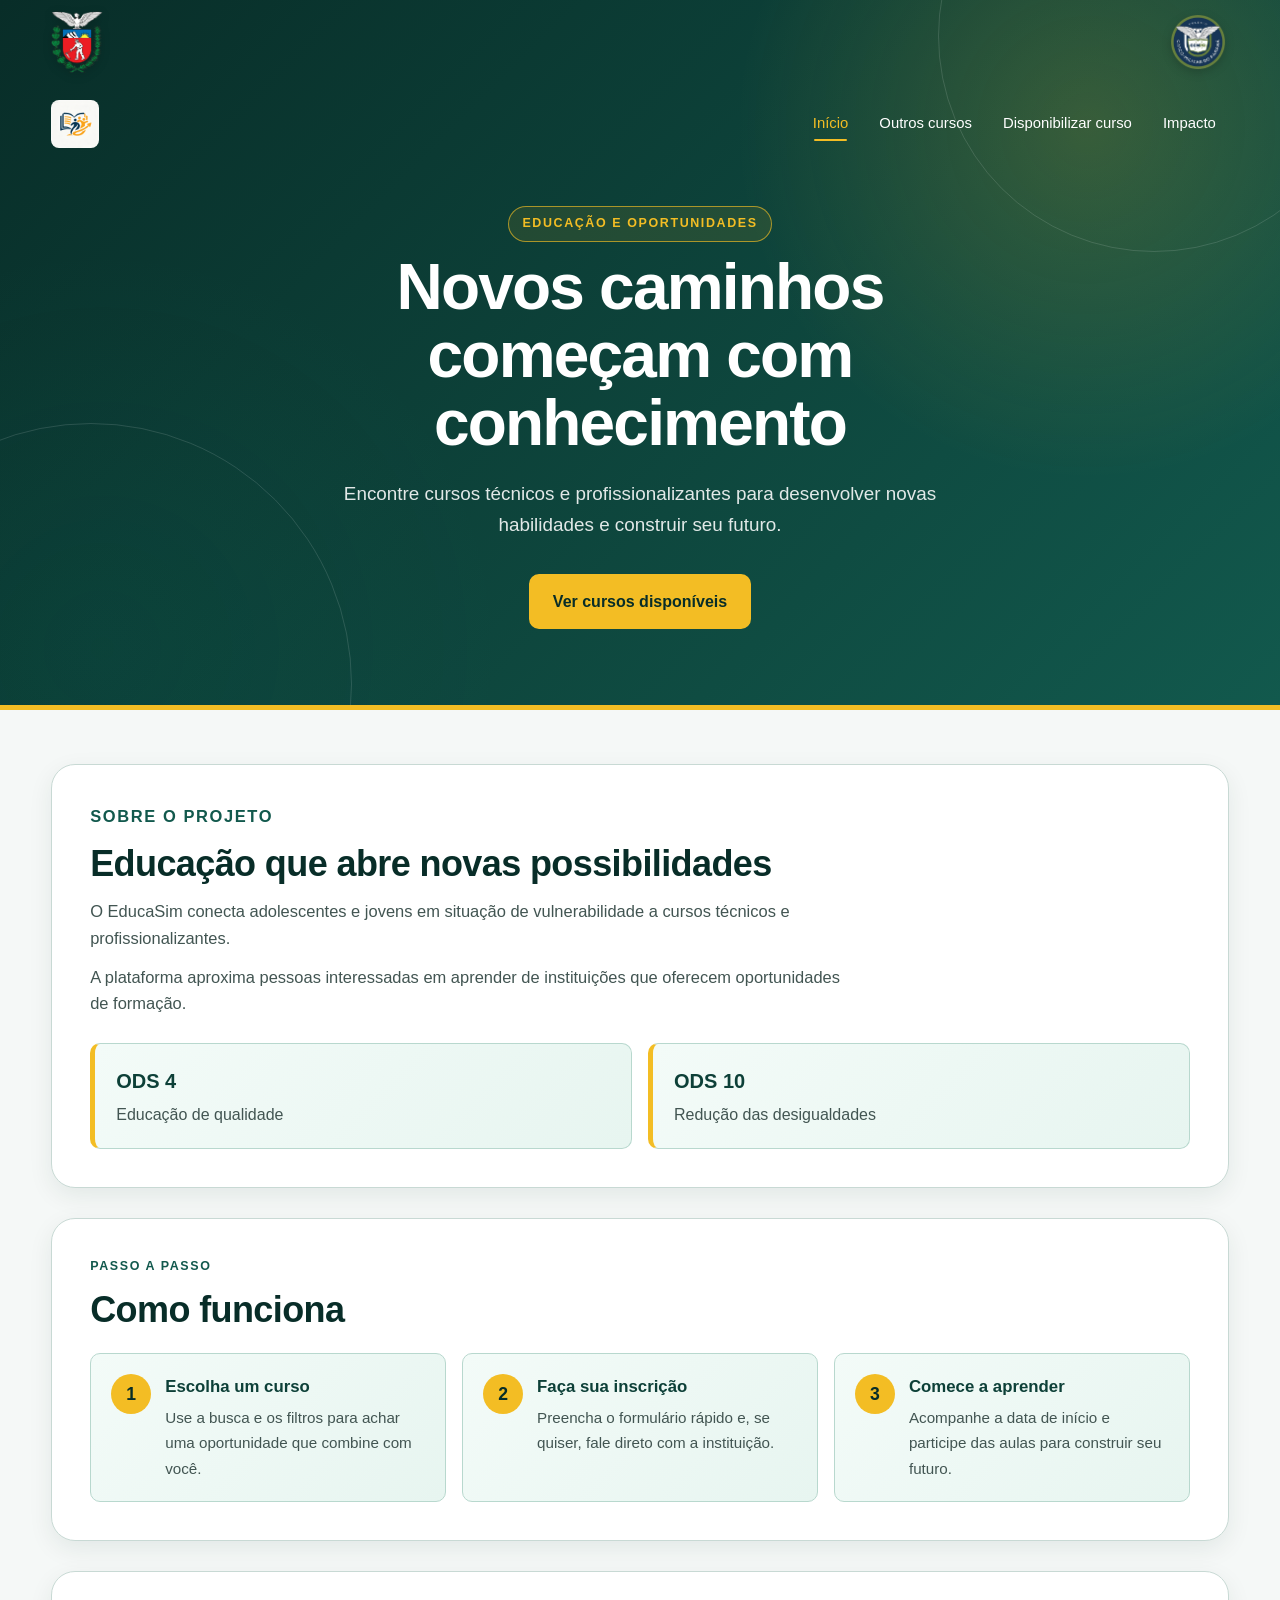
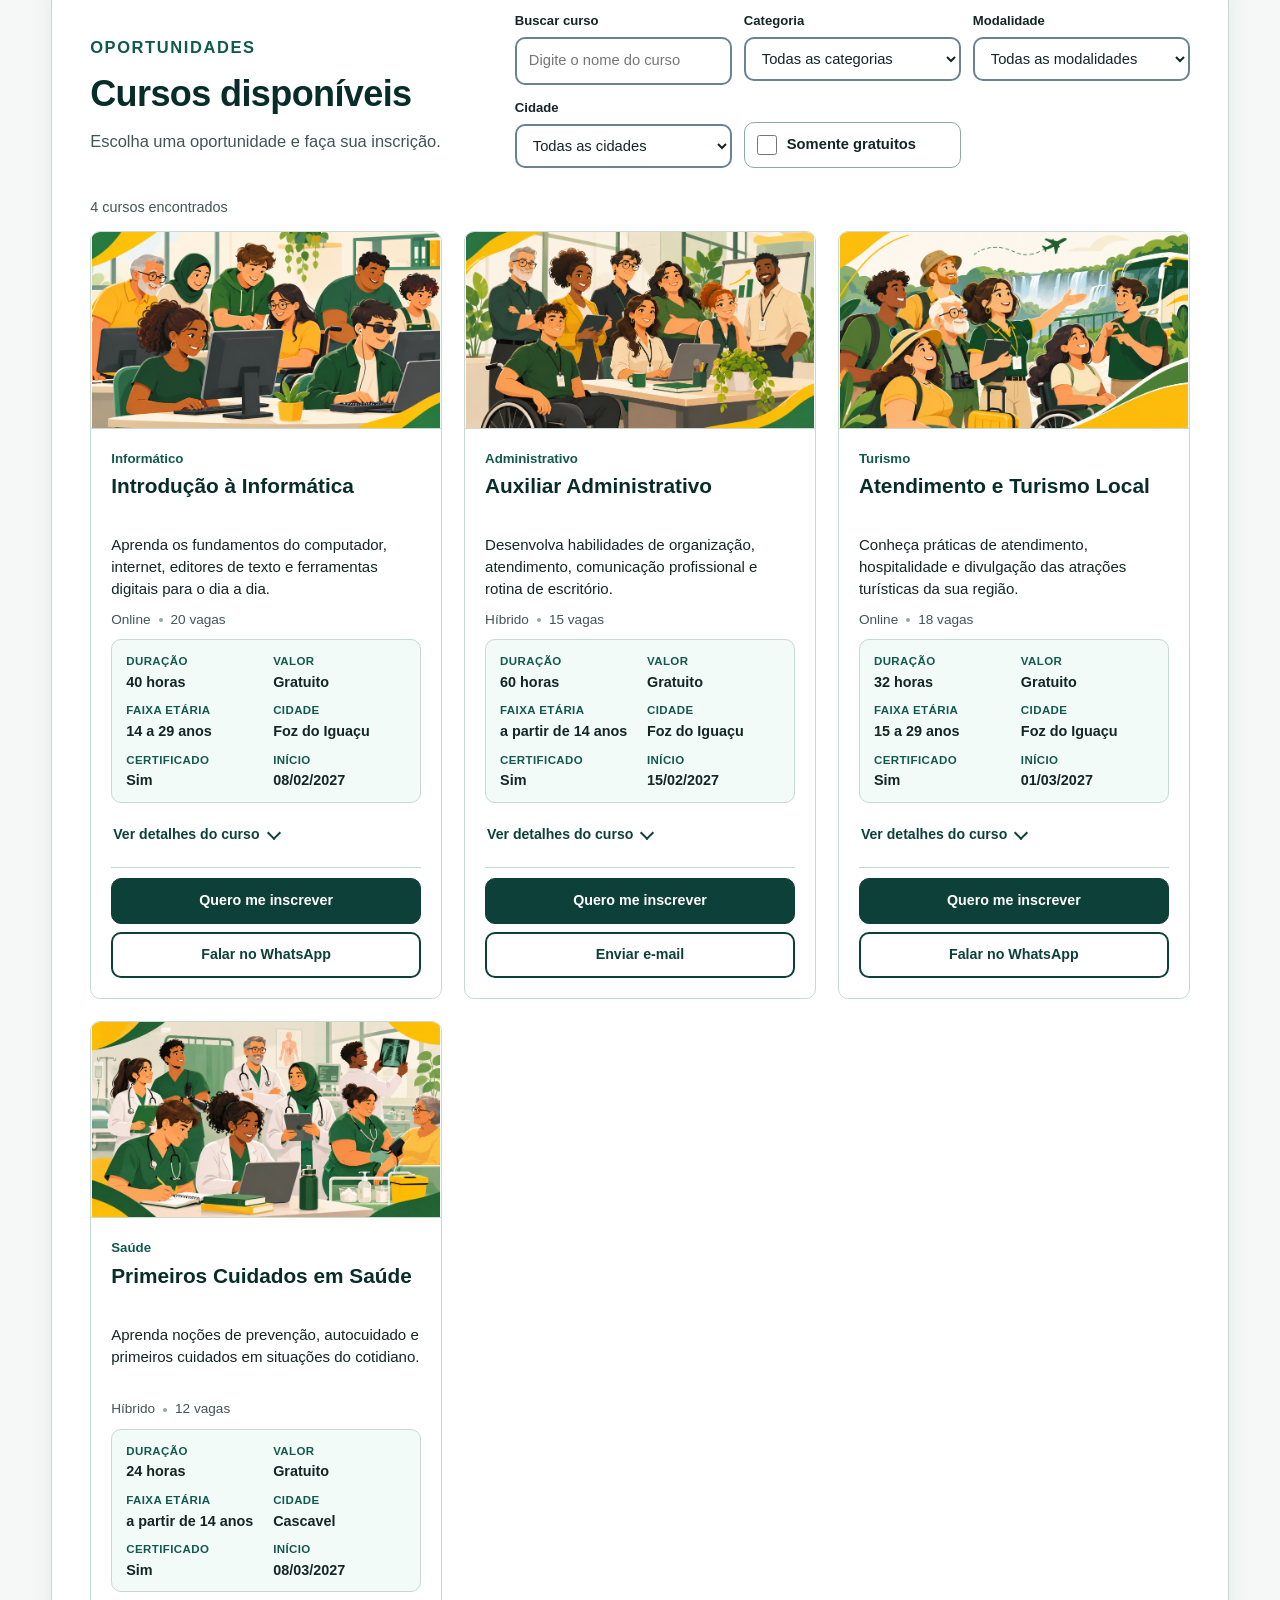
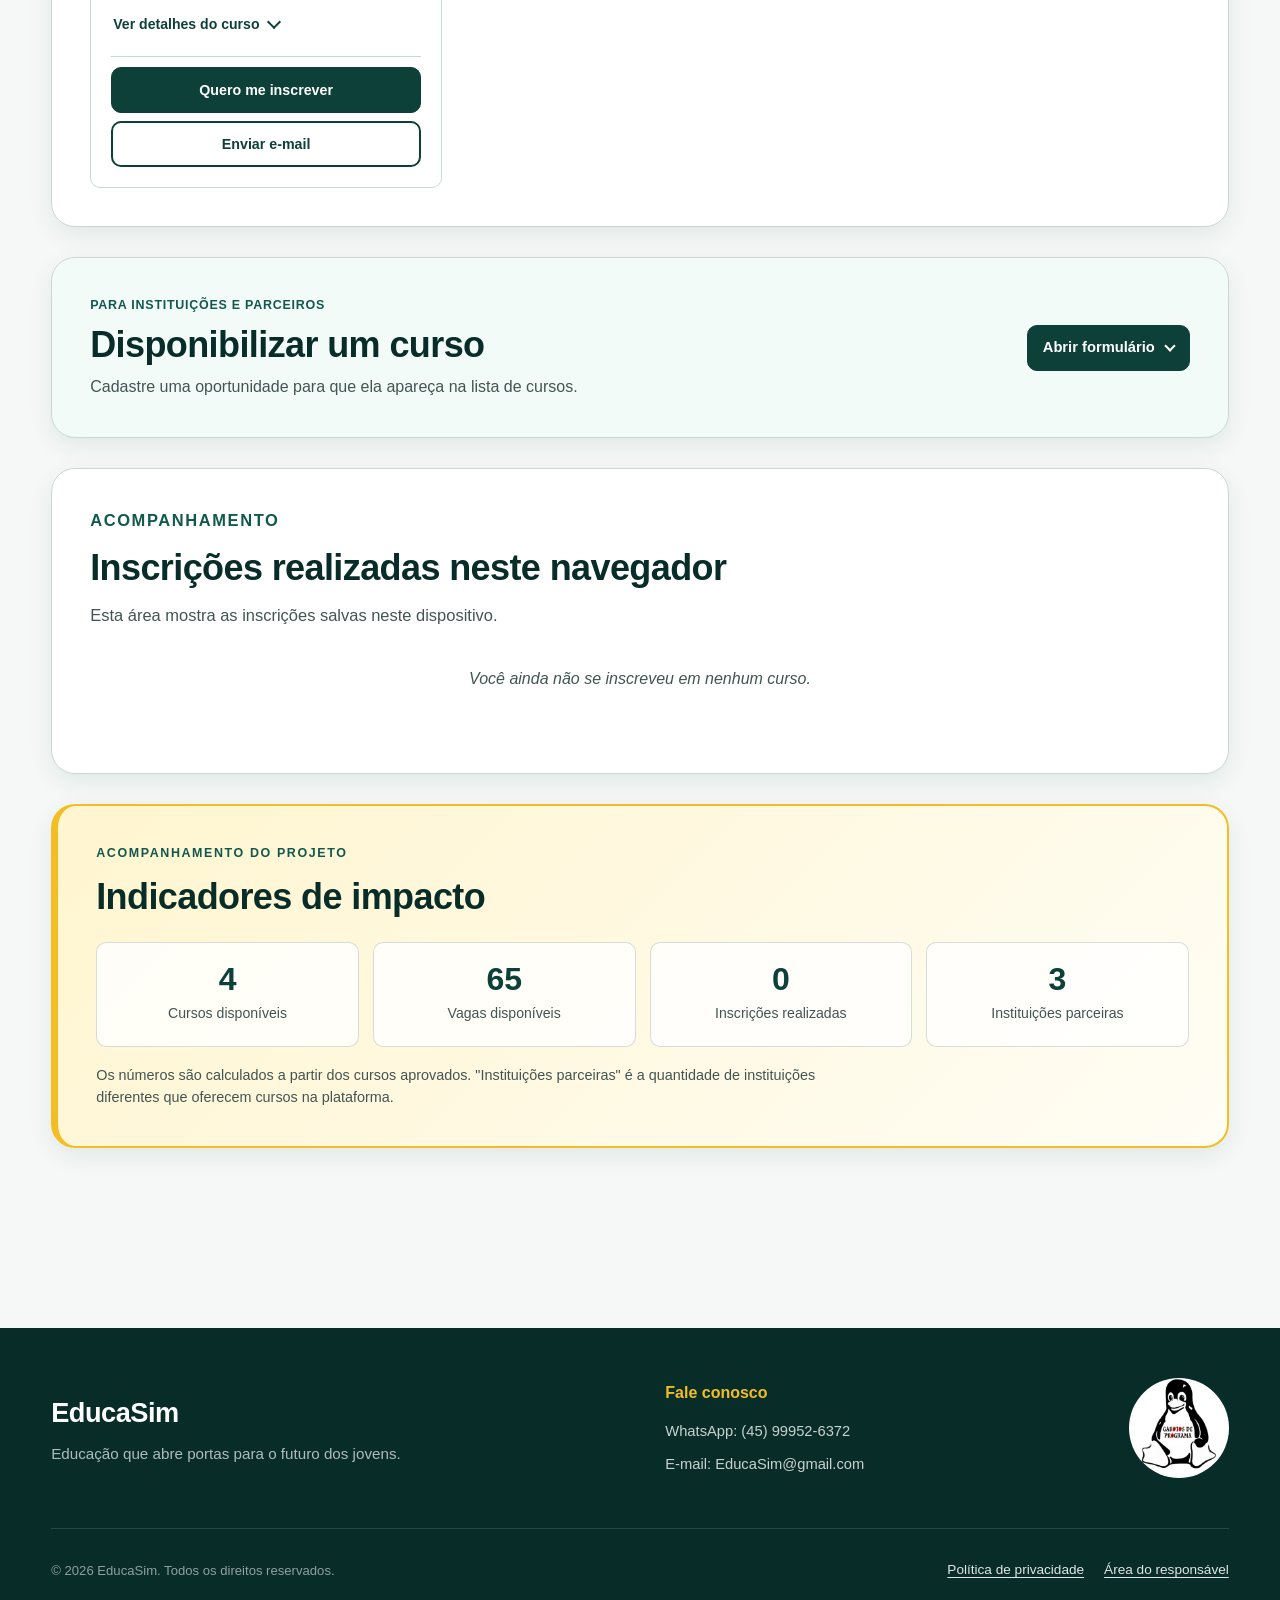
<file: index.html>
<!DOCTYPE html>
<html lang="pt-BR">

<head>
    <!-- Permite acentos e caracteres especiais. -->
    <meta charset="UTF-8">

    <!-- Adapta o site para celulares, tablets e computadores. -->
    <meta name="viewport" content="width=device-width, initial-scale=1.0">

    <!-- Cor da barra do navegador no celular e descrição para buscadores. -->
    <meta name="theme-color" content="#082d28">
    <meta name="description" content="EducaSim conecta jovens a cursos técnicos e profissionalizantes.">

    <!-- Texto exibido na aba do navegador. -->
    <title>EducaSim - Cursos e Oportunidades</title>

    <!-- Conecta o HTML ao arquivo de estilos. -->
    <link rel="stylesheet" href="style.css">
    <link rel="icon" type="image/jpeg" href="imagens/logo.jpg">
</head>

<body>
    <!-- Avisos que aparecem dentro da página (substituem o alert). -->
    <div class="avisos" id="avisos" role="status" aria-live="polite"></div>

    <!-- Janela de confirmação usada antes de excluir. -->
    <dialog class="dialogo" id="dialogoConfirmacao" aria-labelledby="tituloDialogo" aria-describedby="textoDialogo">
        <h2 id="tituloDialogo"></h2>
        <p id="textoDialogo"></p>
        <div class="acoes-dialogo">
            <button type="button" class="botao-perigo" id="botaoConfirmarExclusao">Sim, excluir</button>
            <button type="button" class="botao-cancelar-dialogo" id="botaoCancelarExclusao" autofocus>Cancelar</button>
        </div>
    </dialog>
    <!-- Cabeçalho principal do site. -->
    <header class="cabecalho" id="topo" tabindex="-1">

        <!--
            Identificação institucional exigida pelo projeto.
            O brasão do Governo do Paraná fica à esquerda
            e o brasão do Colégio Cívico-Militar fica à direita.
        -->
        <div class="brasoes-institucionais" aria-label="Identificação institucional">
            <img
                class="brasao brasao-governo"
                src="imagens/governo_estado_sem_fundo.png"
                alt="Governo do Estado do Paraná"
            >

            <img
                class="brasao brasao-colegio"
                src="imagens/colegio-civico-militar-do-parana-logo.png"
                alt="Colégio Cívico-Militar do Paraná"
            >
        </div>

        <div class="container">

            <!-- Barra de navegação principal. -->
            <div class="barra-navegacao">
                <!-- Logo que leva ao topo da página. -->
                <a class="logo" href="#topo" aria-label="Voltar para o início do EducaSim">
                    <img
                        class="logo-imagem"
                        src="imagens/logo.jpg"
                        alt="Logo do EducaSim"
                        loading="eager"
                    >
                </a>

                <!--
                    Botão que aparece em telas pequenas.
                    O JavaScript usará este botão para abrir e fechar o menu.
                -->
                <button
                    type="button"
                    class="botao-menu"
                    id="botaoMenu"
                    aria-label="Abrir menu de navegação"
                    aria-expanded="false"
                    aria-controls="menuPrincipal"
                >
                    <span class="icone-menu" aria-hidden="true">
                        <span class="traco-menu"></span>
                        <span class="traco-menu"></span>
                        <span class="traco-menu"></span>
                    </span>
                </button>

                <!-- Menu principal do site. -->
                <nav aria-label="Menu principal">
                    <ul class="menu" id="menuPrincipal">
                        <li>
                            <a href="#topo">Início</a>
                        </li>

                        <li>
                            <a href="#cursos">Outros cursos</a>
                        </li>

                        <li>
                            <a href="#cadastro-curso">Disponibilizar curso</a>
                        </li>

                        <li>
                            <a href="#impacto">Impacto</a>
                        </li>
                    </ul>
                </nav>
            </div>

            <!-- Área de destaque do projeto. -->
            <section class="destaque" id="inicio">
                <p class="etiqueta-destaque">Educação e oportunidades</p>

                <h1>
                    Novos caminhos começam com conhecimento
                </h1>

                <p>
                    Encontre cursos técnicos e profissionalizantes para desenvolver
                    novas habilidades e construir seu futuro.
                </p>

                <a class="botao-destaque" href="#cursos">
                    Ver cursos disponíveis
                </a>
            </section>
        </div>
    </header>

    <!-- Conteúdo principal do site. -->
    <main>
        <div class="container">

            <!-- Apresentação do projeto. -->
            <section class="introducao" id="sobre">
                <p class="etiqueta-secao">Sobre o projeto</p>

                <h2>Educação que abre novas possibilidades</h2>

                <p>
                    O EducaSim conecta adolescentes e jovens em situação de
                    vulnerabilidade a cursos técnicos e profissionalizantes.
                </p>

                <p>
                    A plataforma aproxima pessoas interessadas em aprender de
                    instituições que oferecem oportunidades de formação.
                </p>

                <!-- Objetivos de Desenvolvimento Sustentável. -->
                <div class="objetivos">
                    <div class="objetivo">
                        <strong>ODS 4</strong>
                        <span>Educação de qualidade</span>
                    </div>

                    <div class="objetivo">
                        <strong>ODS 10</strong>
                        <span>Redução das desigualdades</span>
                    </div>
                </div>
            </section>

            <!-- Passo a passo para quem está chegando agora. -->
            <section class="como-funciona" id="como-funciona" aria-labelledby="tituloComoFunciona">
                <p class="etiqueta-secao">Passo a passo</p>

                <h2 id="tituloComoFunciona">Como funciona</h2>

                <ol class="passos">
                    <li class="passo">
                        <span class="passo-numero" aria-hidden="true">1</span>
                        <div>
                            <strong>Escolha um curso</strong>
                            <span>Use a busca e os filtros para achar uma oportunidade que combine com você.</span>
                        </div>
                    </li>

                    <li class="passo">
                        <span class="passo-numero" aria-hidden="true">2</span>
                        <div>
                            <strong>Faça sua inscrição</strong>
                            <span>Preencha o formulário rápido e, se quiser, fale direto com a instituição.</span>
                        </div>
                    </li>

                    <li class="passo">
                        <span class="passo-numero" aria-hidden="true">3</span>
                        <div>
                            <strong>Comece a aprender</strong>
                            <span>Acompanhe a data de início e participe das aulas para construir seu futuro.</span>
                        </div>
                    </li>
                </ol>
            </section>

            <!-- Área de cursos disponíveis. -->
            <section class="secao-cursos" id="cursos">
                <div class="cabecalho-secao">
                    <div>
                        <p class="etiqueta-secao">Oportunidades</p>

                        <h2>Cursos disponíveis</h2>

                        <p>
                            Escolha uma oportunidade e faça sua inscrição.
                        </p>
                    </div>

                    <!-- Campos de busca e filtragem. -->
                    <div class="filtros-cursos">
                        <div class="campo-filtro">
                            <label for="buscaCurso">Buscar curso</label>

                            <input
                                type="search"
                                id="buscaCurso"
                                placeholder="Digite o nome do curso"
                            >
                        </div>

                        <div class="campo-filtro">
                            <label for="filtroCategoria">Categoria</label>

                            <!-- As opções são criadas pelo JavaScript (lista CATEGORIAS). -->
                            <select id="filtroCategoria">
                                <option value="">Todas as categorias</option>
                            </select>
                        </div>

                        <div class="campo-filtro">
                            <label for="filtroModalidade">Modalidade</label>

                            <!-- As opções são criadas pelo JavaScript (lista MODALIDADES). -->
                            <select id="filtroModalidade">
                                <option value="">Todas as modalidades</option>
                            </select>
                        </div>

                        <div class="campo-filtro">
                            <label for="filtroCidade">Cidade</label>

                            <!-- As cidades são criadas pelo JavaScript, a partir dos cursos. -->
                            <select id="filtroCidade">
                                <option value="">Todas as cidades</option>
                            </select>
                        </div>

                        <div class="campo-filtro campo-filtro-gratuito">
                            <label class="rotulo-gratuito" for="filtroGratuito">
                                <input type="checkbox" id="filtroGratuito">
                                Somente gratuitos
                            </label>
                        </div>
                    </div>
                </div>

                <p class="contador-cursos" id="contadorCursos" role="status" aria-atomic="true"></p>

                <!-- O JavaScript colocará os cartões dos cursos nesta área. -->
                <div id="listaCursos">
                    <p class="mensagem-vazia">
                        Carregando cursos...
                    </p>
                </div>
            </section>

            <!-- Formulário para disponibilizar cursos. -->
            <section class="secao-cadastro" id="cadastro-curso">
                <div class="cadastro-painel">
                    <div class="cadastro-cabecalho">
                        <p class="etiqueta-secao">Para instituições e parceiros</p>

                        <h2 id="tituloFormularioCurso">Disponibilizar um curso</h2>

                        <p>
                            Cadastre uma oportunidade para que ela apareça na lista de cursos.
                        </p>
                    </div>

                    <button type="button" class="cadastro-toggle" id="botaoAbrirCadastro" aria-expanded="false" aria-controls="superficieCadastroCurso">
                        <span class="cadastro-toggle-label">Abrir formulário</span>
                        <span class="cadastro-toggle-icon" aria-hidden="true"></span>
                    </button>

                    <div class="cadastro-formulario-superficie" id="superficieCadastroCurso" inert>
                        <div class="cadastro-formulario-conteudo">
                            <form id="formularioCadastroCurso">
                    <!-- Preenchido somente quando um curso está sendo editado. -->
                    <input type="hidden" id="cursoIdEdicao">

                    <!-- Título do curso. -->
                    <div class="campo">
                        <label for="tituloCurso">
                            Título do curso
                        </label>

                        <input
                            type="text"
                            id="tituloCurso"
                            name="tituloCurso"
                            placeholder="Exemplo: Curso técnico de informática"
                            required
                        >
                    </div>

                    <!-- Campo para selecionar a imagem do curso. -->
                    <div class="campo campo-imagem">
                        <label for="imagemCurso">
                            Imagem do curso
                        </label>

                        <div class="seletor-imagem-curso">
                            <input
                                type="file"
                                id="imagemCurso"
                                name="imagemCurso"
                                accept="image/png, image/jpeg, image/webp"
                                aria-describedby="ajudaImagemCurso"
                            >
                            <span class="acao-seletor-imagem" aria-hidden="true">Selecionar imagem</span>
                            <span class="nome-seletor-imagem" id="nomeImagemCurso" aria-hidden="true">Nenhum arquivo selecionado</span>
                        </div>

                        <small id="ajudaImagemCurso">
                            Escolha uma imagem PNG, JPG ou WEBP de até 3 MB. Este campo é opcional.
                        </small>

                        <!-- O JavaScript mostrará a prévia da imagem aqui. -->
                        <div id="previaImagemCurso"></div>
                    </div>

                    <!-- Categoria do curso. -->
                    <div class="campo">
                        <label for="categoriaCurso">
                            Categoria
                        </label>

                        <!-- As opções são criadas pelo JavaScript (lista CATEGORIAS). -->
                        <select id="categoriaCurso" name="categoriaCurso" required>
                            <option value="">Selecione uma categoria</option>
                        </select>
                    </div>

                    <!-- Quantidade de vagas. -->
                    <div class="campo">
                        <label for="vagasCurso">
                            Vagas por curso
                        </label>

                        <input
                            type="number"
                            id="vagasCurso"
                            name="vagasCurso"
                            min="1"
                            placeholder="Digite a quantidade de vagas"
                            required
                        >
                    </div>

                    <!-- Modalidade do curso. -->
                    <div class="campo">
                        <label for="modalidadeCurso">
                            Modalidade
                        </label>

                        <select
                            id="modalidadeCurso"
                            name="modalidadeCurso"
                            required
                        >
                            <option value="">Selecione uma modalidade</option>
                        </select>
                    </div>

                    <!-- Instituição responsável pelo curso. -->
                    <div class="campo">
                        <label for="instituicaoCurso">Instituição</label>

                        <input
                            type="text"
                            id="instituicaoCurso"
                            name="instituicaoCurso"
                            maxlength="100"
                            placeholder="Nome da instituição que oferece o curso"
                            required
                        >
                    </div>

                    <!-- Cidade onde o curso acontece. -->
                    <div class="campo">
                        <label for="cidadeCurso">Cidade do curso</label>

                        <input
                            type="text"
                            id="cidadeCurso"
                            name="cidadeCurso"
                            maxlength="80"
                            placeholder="Exemplo: Foz do Iguaçu"
                            required
                        >
                    </div>

                    <!-- O curso é gratuito? -->
                    <div class="campo">
                        <label for="gratuitoCurso">O curso é gratuito?</label>

                        <select id="gratuitoCurso" name="gratuitoCurso" required>
                            <option value="">Selecione uma opção</option>
                            <option value="sim">Sim, é gratuito</option>
                            <option value="nao">Não, é pago</option>
                        </select>
                    </div>

                    <!-- Faixa etária atendida. -->
                    <div class="campo">
                        <label for="faixaEtariaCurso">Faixa etária</label>

                        <input
                            type="text"
                            id="faixaEtariaCurso"
                            name="faixaEtariaCurso"
                            maxlength="60"
                            placeholder="Exemplo: 14 a 24 anos"
                            required
                        >
                    </div>

                    <!-- O curso entrega certificado? -->
                    <div class="campo">
                        <label for="certificadoCurso">Entrega certificado?</label>

                        <select id="certificadoCurso" name="certificadoCurso" required>
                            <option value="">Selecione uma opção</option>
                            <option value="sim">Sim</option>
                            <option value="nao">Não</option>
                        </select>
                    </div>

                    <!-- Data de início. -->
                    <div class="campo">
                        <label for="dataInicioCurso">Data de início</label>

                        <input
                            type="date"
                            id="dataInicioCurso"
                            name="dataInicioCurso"
                            required
                        >
                    </div>

                    <!-- Contato da instituição: WhatsApp ou e-mail. -->
                    <div class="campo campo-largo">
                        <label for="contatoCurso">Contato da instituição (WhatsApp ou e-mail)</label>

                        <input
                            type="text"
                            id="contatoCurso"
                            name="contatoCurso"
                            maxlength="100"
                            autocomplete="off"
                            placeholder="(45) 99999-9999 ou contato@instituicao.com"
                            aria-describedby="ajudaContatoCurso"
                            required
                        >

                        <small id="ajudaContatoCurso">
                            Os alunos usarão este contato para tirar dúvidas.
                        </small>
                    </div>

                    <!-- Descrição do curso. -->
                    <div class="campo campo-largo">
                        <label for="descricaoCurso">Descrição do curso</label>

                        <textarea
                            id="descricaoCurso"
                            name="descricaoCurso"
                            rows="3"
                            maxlength="600"
                            placeholder="Explique, em poucas linhas, do que se trata o curso"
                            required
                        ></textarea>
                    </div>

                    <!-- Conteúdos aprendidos. -->
                    <div class="campo campo-largo">
                        <label for="conteudosCurso">Conteúdos aprendidos</label>

                        <textarea
                            id="conteudosCurso"
                            name="conteudosCurso"
                            rows="4"
                            placeholder="Escreva um conteúdo por linha"
                        ></textarea>

                        <small>Escreva um conteúdo por linha. Este campo é opcional.</small>
                    </div>

                    <!-- Duração do curso. -->
                    <div class="campo">
                        <label for="duracaoCurso">Duração</label>

                        <input
                            type="text"
                            id="duracaoCurso"
                            name="duracaoCurso"
                            maxlength="80"
                            placeholder="[informe a duração]"
                        >
                    </div>

                    <!-- Requisitos do curso. -->
                    <div class="campo">
                        <label for="requisitosCurso">Requisitos</label>

                        <input
                            type="text"
                            id="requisitosCurso"
                            name="requisitosCurso"
                            maxlength="200"
                            placeholder="[informe os requisitos]"
                        >
                    </div>

                    <!-- Local ou link das aulas. -->
                    <div class="campo campo-largo">
                        <label for="localCurso">Local ou link das aulas</label>

                        <input
                            type="text"
                            id="localCurso"
                            name="localCurso"
                            maxlength="200"
                            placeholder="[informe o local ou link]"
                        >
                    </div>

                    <!-- Botões do cadastro e da edição do curso. -->
                    <div class="acoes-formulario">
                        <button type="submit" id="botaoSalvarCurso">
                            Disponibilizar curso
                        </button>

                        <button
                            type="button"
                            class="botao-secundario"
                            id="botaoCancelarEdicao"
                            hidden
                        >
                            Cancelar edição
                        </button>
                    </div>

                    <p class="aviso-moderacao" id="avisoModeracao">
                        O curso aparece na lista quando o responsável aprovar.
                    </p>
                            </form>
                        </div>
                    </div>
                </div>
            </section>

            <!-- Formulário de inscrição do estudante. -->
            <section
                class="secao-inscricao"
                id="area-inscricao"
                hidden
            >
                <p class="etiqueta-secao">Inscrição</p>

                <h2>Inscreva-se em um curso</h2>

                <!-- O JavaScript mostrará aqui o curso escolhido. -->
                <div id="cursoSelecionado"></div>

                <form id="formularioInscricao">
                    <!-- Guarda o identificador do curso escolhido. -->
                    <input type="hidden" id="cursoIdInscricao">

                    <!-- Nome completo do participante. -->
                    <div class="campo">
                        <label for="nomeCompleto">Nome completo</label>

                        <input
                            type="text"
                            id="nomeCompleto"
                            name="nomeCompleto"
                            placeholder="Digite seu nome completo"
                            required
                        >
                    </div>

                    <!-- Data de nascimento. -->
                    <div class="campo">
                        <label for="dataNascimento">Data de nascimento</label>

                        <input
                            type="date"
                            id="dataNascimento"
                            name="dataNascimento"
                            required
                        >
                    </div>

                    <!-- Aviso que aparece quando a data de nascimento indica menos de 18 anos. -->
                    <p class="aviso-menor campo-largo" id="avisoMenorIdade" role="status" hidden>
                        Você tem menos de 18 anos. Antes de se inscrever, converse com um
                        responsável e peça autorização.
                    </p>

                    <!-- E-mail do participante. -->
                    <div class="campo">
                        <label for="emailInscricao">E-mail</label>

                        <input
                            type="email"
                            id="emailInscricao"
                            name="emailInscricao"
                            placeholder="exemplo@email.com"
                            required
                        >
                    </div>

                    <!-- Telefone do participante. -->
                    <div class="campo">
                        <label for="telefoneInscricao">Telefone</label>

                        <input
                            type="tel"
                            id="telefoneInscricao"
                            name="telefoneInscricao"
                            autocomplete="tel-national"
                            placeholder="(45) 99999-9999"
                            required
                        >
                    </div>

                    <!-- Cidade do participante. -->
                    <div class="campo">
                        <label for="cidadeInscricao">Cidade</label>

                        <input
                            type="text"
                            id="cidadeInscricao"
                            name="cidadeInscricao"
                            placeholder="Digite sua cidade"
                            required
                        >
                    </div>

                    <!-- Escolaridade do participante. -->
                    <div class="campo">
                        <label for="escolaridadeInscricao">Escolaridade</label>

                        <select
                            id="escolaridadeInscricao"
                            name="escolaridadeInscricao"
                            required
                        >
                            <option value="">Selecione sua escolaridade</option>
                            <option value="Ensino fundamental">Ensino fundamental</option>
                            <option value="Ensino médio incompleto">Ensino médio incompleto</option>
                            <option value="Ensino médio completo">Ensino médio completo</option>
                            <option value="Ensino técnico">Ensino técnico</option>
                            <option value="Ensino superior">Ensino superior</option>
                        </select>
                    </div>

                    <!-- Aceite do participante. -->
                    <div class="campo campo-checkbox">
                        <label>
                            <input
                                type="checkbox"
                                id="aceiteInscricao"
                                name="aceiteInscricao"
                                required
                            >

                            Confirmo que as informações preenchidas são verdadeiras
                            e quero me inscrever neste curso.
                        </label>
                    </div>

                    <!-- Botões da inscrição. -->
                    <div class="acoes-formulario">
                        <button type="submit">
                            Confirmar inscrição
                        </button>

                        <button
                            type="button"
                            class="botao-secundario"
                            id="botaoCancelarInscricao"
                        >
                            Cancelar
                        </button>
                    </div>
                </form>
            </section>

            <!-- Lista de inscrições realizadas neste navegador. -->
            <section
                class="secao-minhas-inscricoes"
                id="minhas-inscricoes"
            >
                <p class="etiqueta-secao">Acompanhamento</p>

                <h2>Inscrições realizadas neste navegador</h2>

                <p>
                    Esta área mostra as inscrições salvas neste dispositivo.
                </p>

                <!-- O JavaScript mostrará as inscrições nesta área. -->
                <div id="listaInscricoes">
                    <p class="mensagem-vazia">
                        Nenhuma inscrição realizada ainda.
                    </p>
                </div>

                <!-- Permite apagar todos os dados de inscrição salvos neste navegador. -->
                <div class="acoes-inscricoes">
                    <button type="button" class="botao-acao botao-apagar-inscricoes" id="botaoApagarInscricoes" hidden>
                        Apagar todas as minhas inscrições
                    </button>
                </div>
            </section>

            <!-- Indicadores do projeto. -->
            <section class="impacto" id="impacto">
                <p class="etiqueta-secao">Acompanhamento do projeto</p>

                <h2>Indicadores de impacto</h2>

                <div class="indicadores">
                    <div class="indicador">
                        <strong id="indicadorCursos">0</strong>
                        <span>Cursos disponíveis</span>
                    </div>

                    <div class="indicador">
                        <strong id="indicadorVagas">0</strong>
                        <span>Vagas disponíveis</span>
                    </div>

                    <div class="indicador">
                        <strong id="indicadorInscricoes">0</strong>
                        <span>Inscrições realizadas</span>
                    </div>

                    <div class="indicador">
                        <strong id="indicadorInstituicoes">0</strong>
                        <span>Instituições parceiras</span>
                    </div>
                </div>

                <p class="nota-indicadores">
                    Os números são calculados a partir dos cursos aprovados. "Instituições parceiras"
                    é a quantidade de instituições diferentes que oferecem cursos na plataforma.
                </p>
            </section>

            <!-- Área do responsável: aprovação de cursos novos (simulação). -->
            <section class="secao-moderacao" id="moderacao" aria-labelledby="tituloModeracao" hidden>
                <p class="etiqueta-secao">Área do responsável</p>

                <h2 id="tituloModeracao">Moderação de cursos</h2>

                
                <!-- Formulário de senha. -->
                <form id="formularioModeracao" class="formulario-moderacao" novalidate>
                    <div class="campo">
                        <label for="senhaModeracao">Senha do responsável</label>

                        <input
                            type="password"
                            id="senhaModeracao"
                            name="senhaModeracao"
                            autocomplete="current-password" required
                            aria-describedby="erroSenhaModeracao"
                        >

                        <p class="erro-campo" id="erroSenhaModeracao" role="alert" hidden></p>
                    </div>

                    <div class="acoes-formulario">
                        <button type="submit">Entrar</button>

                        <button type="button" class="botao-secundario" id="botaoFecharModeracao">
                            Fechar
                        </button>
                    </div>
                </form>

            </section>
        </div>
    </main>

    <!-- Rodapé do site. -->
<footer class="rodape">
    <div class="container rodape-conteudo">

        <div class="rodape-marca">
            <strong>EducaSim</strong>
            <small>Educação que abre portas para o futuro dos jovens.</small>
        </div>


        <div class="rodape-contato">
            <strong>Fale conosco</strong>

            <a
                href="https://wa.me/5545999526372"
                target="_blank"
                rel="noopener noreferrer"
            >
                WhatsApp: (45) 99952-6372
            </a>

            <a href="mailto:EducaSim@gmail.com">
                E-mail: EducaSim@gmail.com
            </a>
        </div>

        <div class="garotodeprograma">
            <div class="grt-card">
                <a href="https://garotosdeprogama.onrender.com/">
                    <img src="imagens/logo.png" alt="Garotos de Programação" width="640" height="640" loading="lazy">
                </a>
            </div>
        </div>
    </div>

    <div class="rodape-final">
        <small>&copy; 2026 EducaSim. Todos os direitos reservados.</small>

        <nav id="links-rodape" class="rodape-links" aria-label="Links do rodapé">
            <a href="privacidade.html">Política de privacidade</a>
            <button type="button" class="botao-area-responsavel" id="botaoAbrirModeracao">
                Área do responsável
            </button>
        </nav>
    </div>
</footer>


    <!-- Conecta o HTML ao JavaScript. -->
    <script type="application/json" id="catalogoInicial">[{"id": "exemplo-informatica", "titulo": "Introdução à Informática", "categoria": "Informático", "modalidade": "Online", "vagas": 20, "descricao": "Aprenda os fundamentos do computador, internet, editores de texto e ferramentas digitais para o dia a dia.", "conteudos": ["Uso do computador", "Internet e segurança digital", "Editores de texto", "E-mail e ferramentas online"], "duracao": "40 horas", "requisitos": "Conhecimentos básicos de leitura", "localOuLink": "Aulas online", "gratuito": true, "faixaEtaria": "14 a 29 anos", "cidade": "Foz do Iguaçu", "certificado": true, "dataInicio": "2027-02-08", "instituicao": "Centro de Formação EducaSim", "contato": "(45) 99952-6372", "imagem": "imagens/informatica.png", "data": "2026-11-01T12:00:00.000Z"}, {"id": "exemplo-administrativo", "titulo": "Auxiliar Administrativo", "categoria": "Administrativo", "modalidade": "Híbrido", "vagas": 15, "descricao": "Desenvolva habilidades de organização, atendimento, comunicação profissional e rotina de escritório.", "conteudos": ["Organização de documentos", "Atendimento ao público", "Comunicação profissional", "Rotinas administrativas"], "duracao": "60 horas", "requisitos": "A partir de 14 anos", "localOuLink": "Centro de formação EducaSim", "gratuito": true, "faixaEtaria": "a partir de 14 anos", "cidade": "Foz do Iguaçu", "certificado": true, "dataInicio": "2027-02-15", "instituicao": "Centro de Formação EducaSim", "contato": "educasim@gmail.com", "imagem": "imagens/administrativo.png", "data": "2026-11-01T12:00:00.000Z"}, {"id": "exemplo-turismo", "titulo": "Atendimento e Turismo Local", "categoria": "Turismo", "modalidade": "Online", "vagas": 18, "descricao": "Conheça práticas de atendimento, hospitalidade e divulgação das atrações turísticas da sua região.", "conteudos": ["Hospitalidade", "Atendimento ao visitante", "Cultura e turismo local", "Divulgação de destinos"], "duracao": "32 horas", "requisitos": "Interesse em turismo e cultura", "localOuLink": "Aulas online", "gratuito": true, "faixaEtaria": "15 a 29 anos", "cidade": "Foz do Iguaçu", "certificado": true, "dataInicio": "2027-03-01", "instituicao": "Associação Turismo e Futuro", "contato": "(45) 99952-6372", "imagem": "imagens/turismo.png", "data": "2026-11-01T12:00:00.000Z"}, {"id": "exemplo-saude", "titulo": "Primeiros Cuidados em Saúde", "categoria": "Saúde", "modalidade": "Híbrido", "vagas": 12, "descricao": "Aprenda noções de prevenção, autocuidado e primeiros cuidados em situações do cotidiano.", "conteudos": ["Prevenção de acidentes", "Sinais de alerta", "Noções de primeiros cuidados", "Autocuidado e bem-estar"], "duracao": "24 horas", "requisitos": "A partir de 14 anos", "localOuLink": "Unidade parceira EducaSim", "gratuito": true, "faixaEtaria": "a partir de 14 anos", "cidade": "Cascavel", "certificado": true, "dataInicio": "2027-03-08", "instituicao": "Unidade de Saúde Parceira", "contato": "educasim@gmail.com", "imagem": "imagens/saude.png", "data": "2026-11-01T12:00:00.000Z"}]</script>
    <script src="acesso.js"></script>
    <script src="script.js"></script>
</body>

</html>
</file>
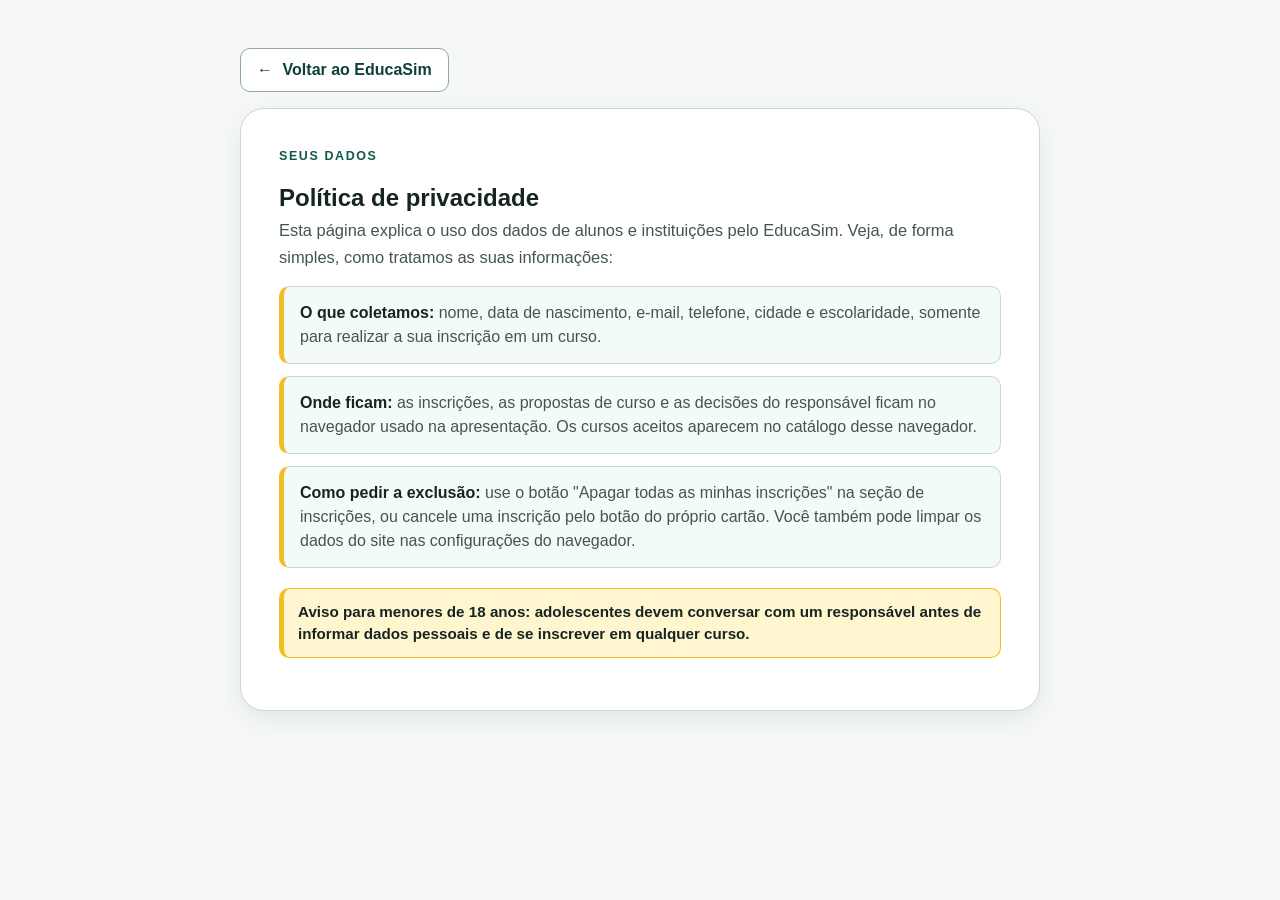
<file: privacidade.html>
<!doctype html><html lang="pt-BR"><head><meta charset="utf-8"><meta name="viewport" content="width=device-width,initial-scale=1"><title>Política de privacidade | EducaSim</title><link rel="stylesheet" href="style.css"></head><body><main class="container" style="max-width:800px;padding-block:3rem"><nav aria-label="Navegação da política"><a class="voltar-privacidade" href="index.html#links-rodape"><span aria-hidden="true">←</span> Voltar ao EducaSim</a></nav><section class="secao-privacidade" id="privacidade" aria-labelledby="tituloPrivacidade">
                <p class="etiqueta-secao">Seus dados</p>

                <h1 id="tituloPrivacidade">Política de privacidade</h1>

                <p>
                    Esta página explica o uso dos dados de alunos e instituições pelo EducaSim.
                    Veja, de forma simples, como tratamos as suas informações:
                </p>

                <ul class="lista-privacidade">
                    <li>
                        <strong>O que coletamos:</strong> nome, data de nascimento, e-mail, telefone,
                        cidade e escolaridade, somente para realizar a sua inscrição em um curso.
                    </li>
                    <li>
                        <strong>Onde ficam:</strong> as inscrições, as propostas de curso e as decisões do responsável ficam no navegador usado na apresentação. Os cursos aceitos aparecem no catálogo desse navegador.
                    </li>
                    <li>
                        <strong>Como pedir a exclusão:</strong> use o botão "Apagar todas as minhas
                        inscrições" na seção de inscrições, ou cancele uma inscrição pelo botão do próprio
                        cartão. Você também pode limpar os dados do site nas configurações do navegador.
                    </li>
                </ul>

                <p class="aviso-menor aviso-menor-fixo">
                    <strong>Aviso para menores de 18 anos:</strong> adolescentes devem conversar com um
                    responsável antes de informar dados pessoais e de se inscrever em qualquer curso.
                </p>
            </section></main></body></html>
</file>
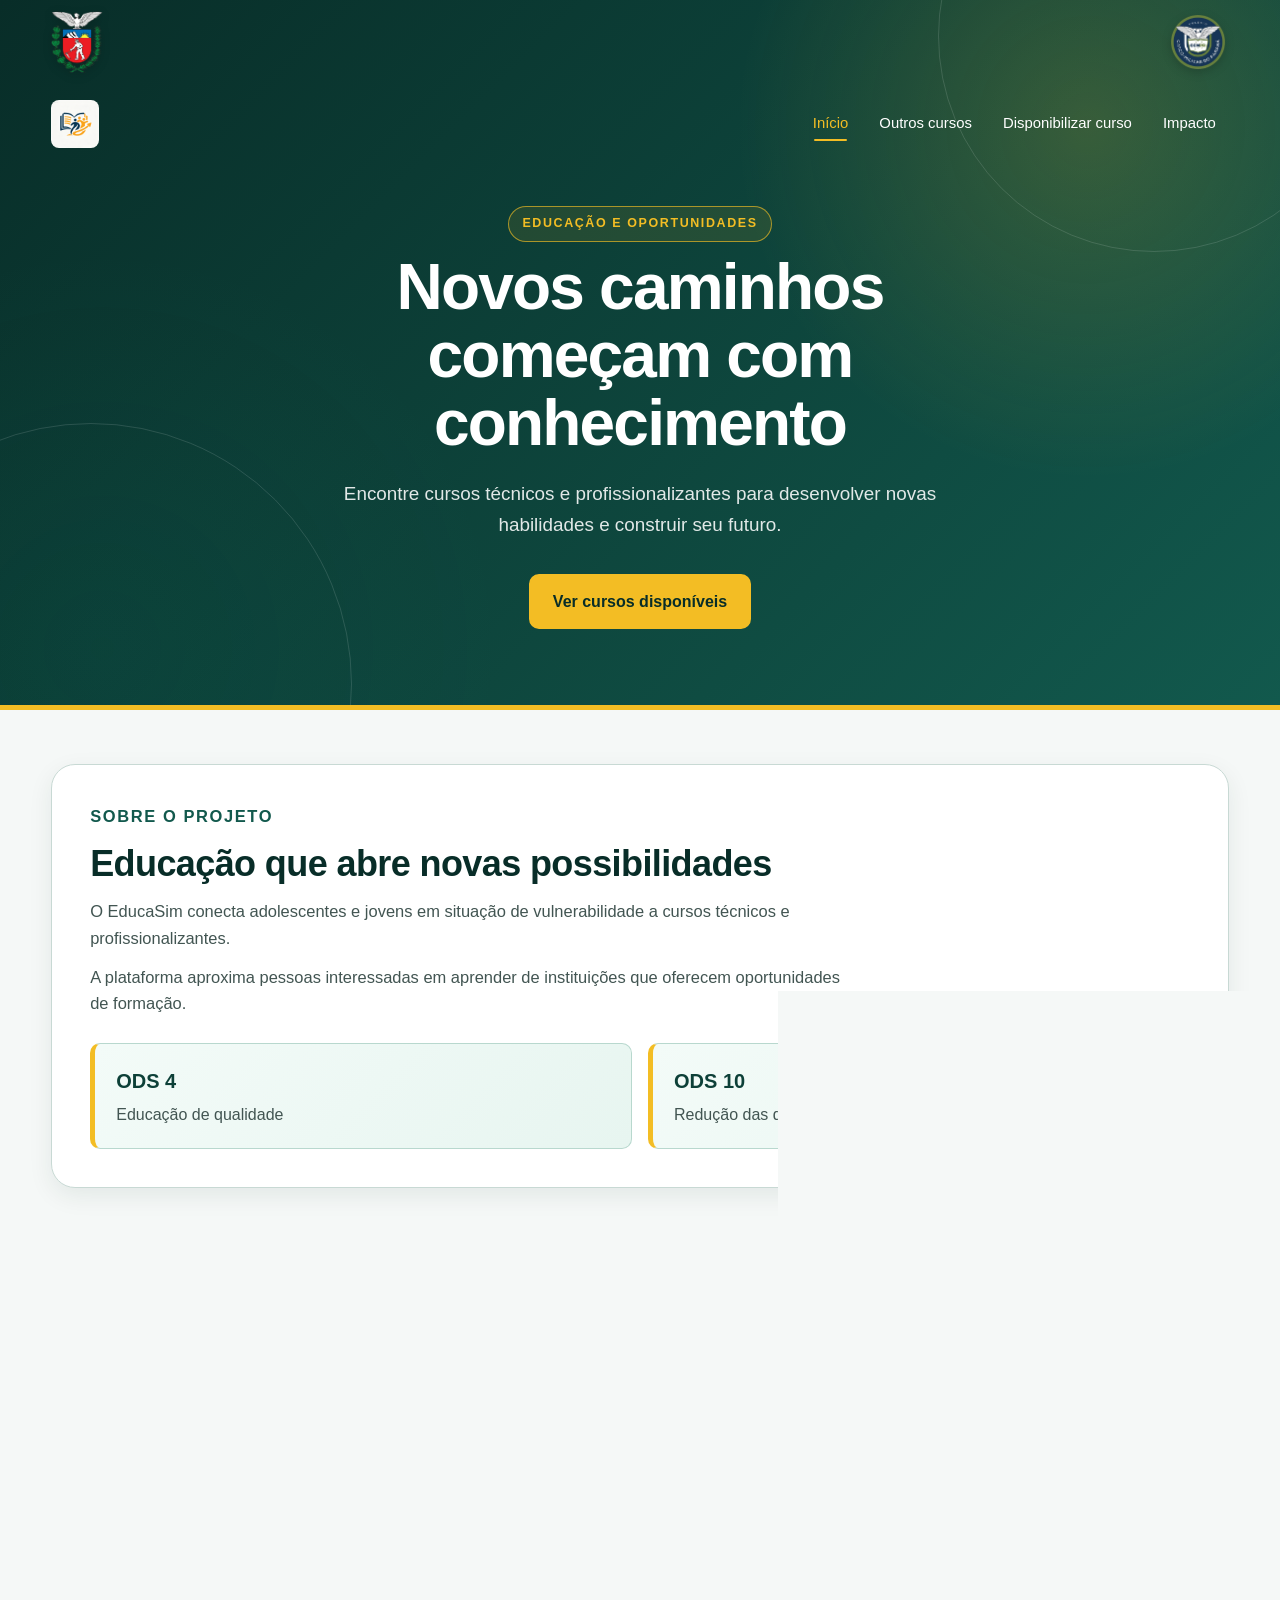
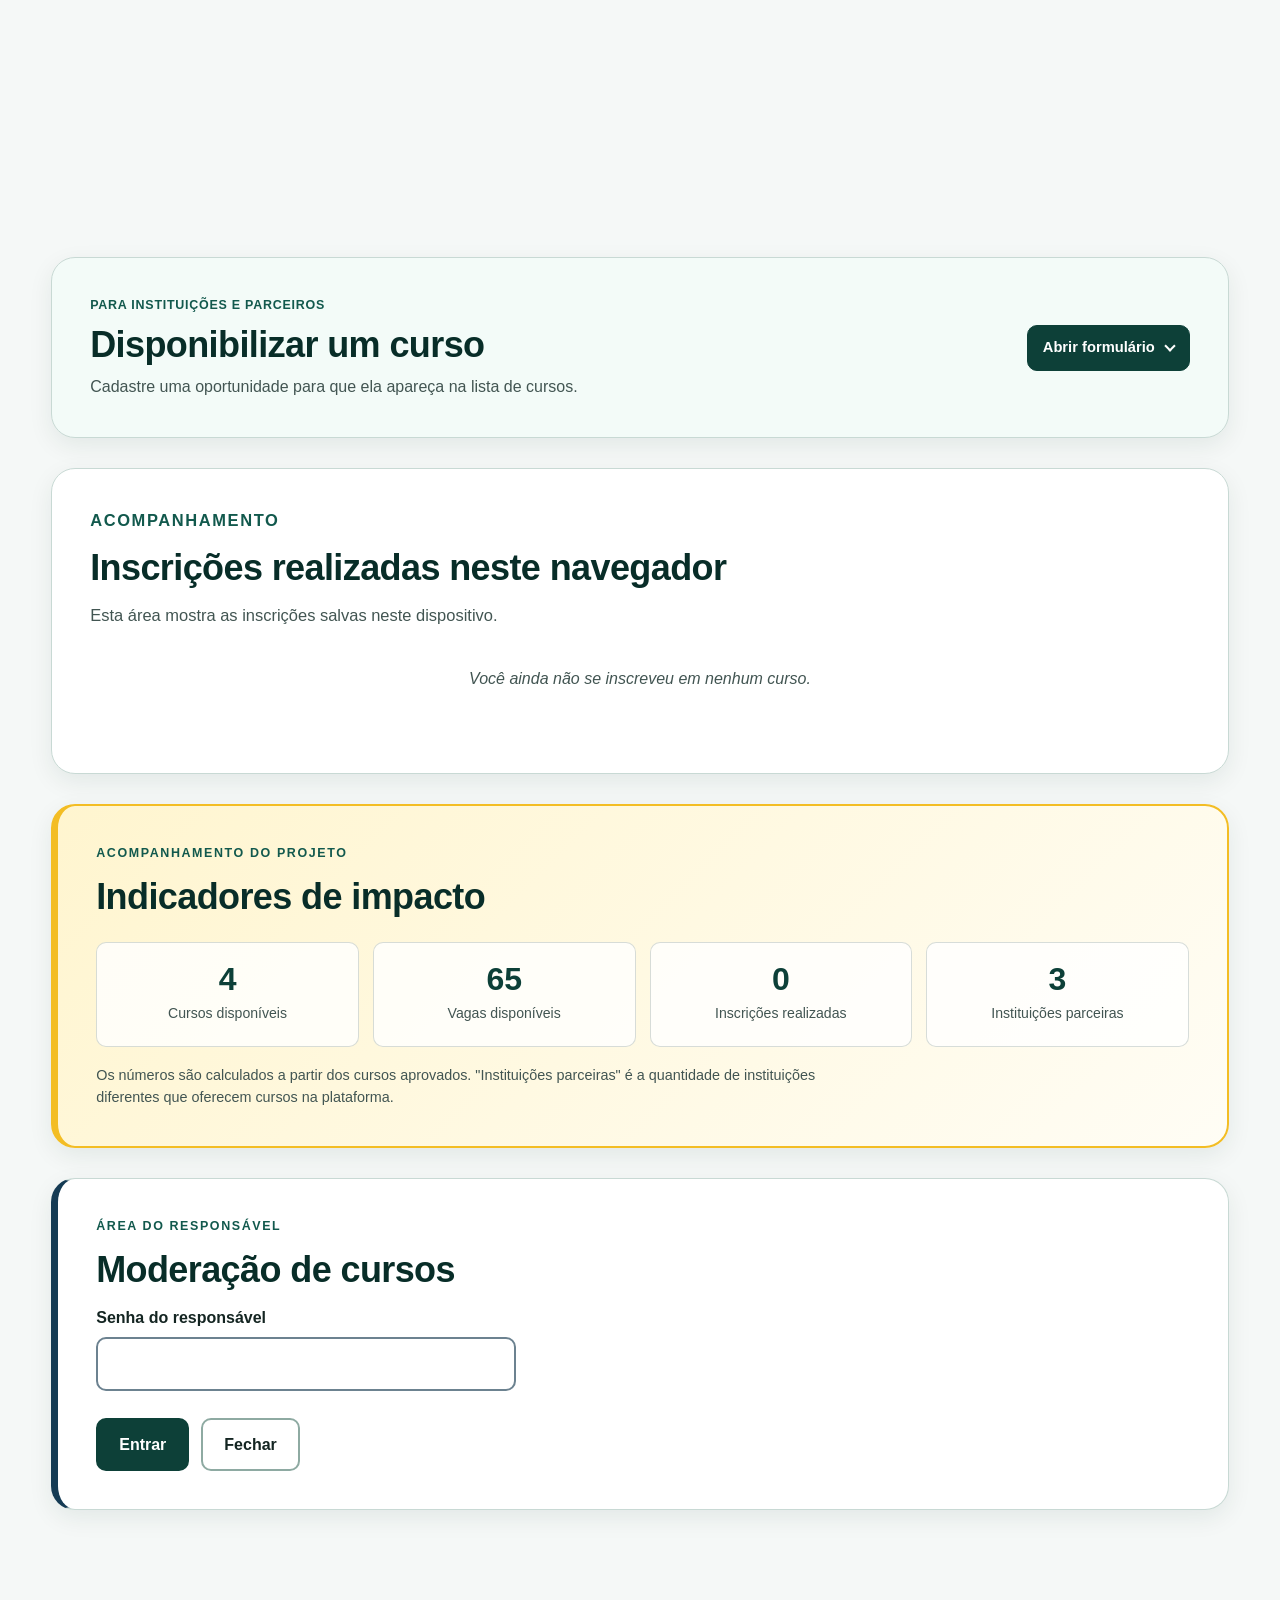
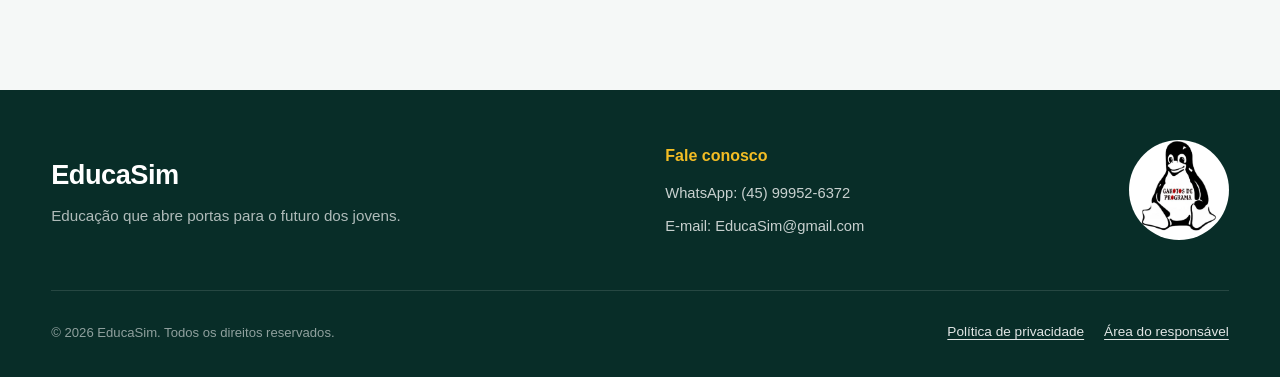
<file: responsavel.html>
<!doctype html>
<html lang="pt-BR">
<head>
    <meta charset="utf-8">
    <meta name="viewport" content="width=device-width, initial-scale=1">
    <title>Fila de cursos | EducaSim</title>
    <link rel="stylesheet" href="style.css">
    <script defer src="acesso.js"></script>
    <script defer src="fila.js"></script>
</head>
<body>
    <main id="areaFila" class="container pagina-fila" hidden>
        <a class="voltar-privacidade" href="index.html#cursos">← Voltar aos cursos</a>
        <section class="secao-moderacao" aria-labelledby="tituloFila">
            <p class="etiqueta-secao">Área do responsável</p>
            <h1 id="tituloFila">Fila de cursos</h1>
            <p id="resumoFila" role="status"></p>
            <div id="listaPendentes"></div>
            <button id="sair" type="button" class="botao-secundario"><svg aria-hidden="true" width="18" height="18" viewBox="0 0 24 24" fill="none" stroke="currentColor" stroke-width="1.8" stroke-linecap="round" stroke-linejoin="round"><path d="M9 4H5v16h4m5-13 5 5-5 5m-5-5h10"/></svg>Sair da área do responsável</button>
        </section>
    </main>
</body>
</html>
</file>
<file: style.css>
/* ==================================================
   VARIÁVEIS DO EDUCASIM
   Troque estes valores para personalizar o visual do site.
   ================================================== */
:root {
    --verde-950: #082d28;
    --verde-900: #0d4038;
    --verde-800: #12594d;
    --verde-700: #177565;
    --verde-100: #e7f5f0;
    --verde-50: #f3fbf8;

    --amarelo-500: #f3bd24;
    --amarelo-100: #fff5cf;

    --azul-900: #153b54;
    --vermelho-700: #a52232;
    --vermelho-100: #fff0f1;

    --branco: #ffffff;
    --fundo: #f5f8f7;
    --texto: #142522;
    --texto-suave: #425552;
    --borda: #c8d9d4;
    --borda-forte: #8eaaa2;

    --sombra-suave: 0 8px 24px rgba(8, 45, 40, 0.08);
    --sombra-media: 0 16px 38px rgba(8, 45, 40, 0.13);
    --sombra-navbar: 0 8px 24px rgba(4, 29, 25, 0.25);

    --raio-sm: 10px;
    --raio-md: 16px;
    --raio-lg: 24px;
    --transicao: 0.5s cubic-bezier(0.22, 1, 0.36, 1);
}


/* ==================================================
   RESET E CONFIGURAÇÕES BÁSICAS
   Remove estilos padrões e melhora o cálculo dos tamanhos.
   ================================================== */
* {
    margin: 0;
    padding: 0;
    box-sizing: border-box;
}

html {
    scroll-behavior: smooth;
    scroll-padding-top: 88px;
}

body {
    min-width: 320px;
    overflow-x: hidden;
    background-color: var(--fundo);
    color: var(--texto);
    font-family: Arial, Helvetica, sans-serif;
    line-height: 1.6;
    -webkit-font-smoothing: antialiased;
    text-rendering: optimizeLegibility;
}

[hidden] {
    display: none !important;
}

button,
input,
select {
    font: inherit;
}

button,
a,
select {
    -webkit-tap-highlight-color: transparent;
}


/* ==================================================
   CONTAINER
   Mantém o conteúdo centralizado e com largura confortável.
   ================================================== */
.container {
    width: min(92%, 1180px);
    margin: 0 auto;
}


/* ==================================================
   CABEÇALHO E FUNDO PRINCIPAL
   Cria o clima visual institucional do EducaSim.
   ================================================== */
.cabecalho {
    position: relative;
    overflow: hidden;
    min-height: 570px;
    padding: 158px 0 76px;
    background:
        radial-gradient(circle at 85% 18%, rgba(243, 189, 36, 0.18), transparent 22rem),
        radial-gradient(circle at 8% 92%, rgba(10, 126, 107, 0.068), transparent 25rem),
        linear-gradient(135deg, var(--verde-950), var(--verde-800));
    border-bottom: 5px solid var(--amarelo-500);
    color: var(--branco);
}

.cabecalho::before,
.cabecalho::after {
    position: absolute;
    border: 1px solid rgba(255, 255, 255, 0.13);
    border-radius: 50%;
    content: "";
    pointer-events: none;
}

.cabecalho::before {
    top: -180px;
    right: -90px;
    width: 430px;
    height: 430px;
}

.cabecalho::after {
    bottom: -240px;
    left: -170px;
    width: 520px;
    height: 520px;
}

.cabecalho > .container {
    /* Deixa a navbar se posicionar em relação ao cabeçalho inteiro. */
    position: static;
    z-index: 1;
}


/* ==================================================
   BRASÕES INSTITUCIONAIS
   Identificação exigida pelo projeto escolar.
   Governo do Paraná à esquerda e Colégio Cívico-Militar à direita.
   ================================================== */
.brasoes-institucionais {
    position: absolute;
    top: 10px;
    right: max(4%, calc((100vw - 1180px) / 2));
    left: max(4%, calc((100vw - 1180px) / 2));
    z-index: 2;

    display: grid;
    grid-template-columns: 1fr 1fr;
    align-items: center;
    gap: 24px;

    min-height: 64px;
    pointer-events: none;
}

.cabecalho:has(.barra-navegacao.rolou) .brasoes-institucionais {
    opacity: 0;
}

.brasao {
    display: block;
    width: auto;
    height: 62px;
    max-width: 190px;
    object-fit: contain;
    object-position: center;
    filter: drop-shadow(0 3px 5px rgba(0, 0, 0, 0.18));
}

.brasao-governo {
    justify-self: start;
}

.brasao-colegio {
    justify-self: end;
}


/* ==================================================
   NAVBAR NO TOPO
   Fica integrada ao cabeçalho enquanto a página está no topo.
   ================================================== */
.barra-navegacao {
    --duracao-menu: 280ms;
    position: absolute;
    top: 84px;
    left: 0;
    z-index: 1000;

    display: flex;
    align-items: center;
    justify-content: space-between;
    gap: 28px;

    width: 100%;
    min-height: 78px;
    padding: 16px max(4%, calc((100vw - 1180px) / 2));

    background-color: transparent;
    border-bottom: 1px solid transparent;
    transform: none;
    transition:
        min-height var(--transicao),
        padding var(--transicao),
        background-color var(--transicao),
        border-color var(--transicao),
        box-shadow var(--transicao),
        backdrop-filter var(--transicao);
}


/* ==================================================
   NAVBAR DEPOIS DA ROLAGEM
   A classe adicionada pelo JavaScript cria o estado compacto.
   ================================================== */
.barra-navegacao.rolou {
    position: fixed;
    top: 0;
    left: 0;

    min-height: 66px;
    padding-top: 10px;
    padding-bottom: 10px;

    background-color: rgba(30, 71, 66, 0.63);
    border: 1px solid rgba(255, 255, 255, 0.18);
    border-bottom: 2px solid rgba(243, 189, 36, 0.82);
    box-shadow:
        0 8px 26px rgba(4, 29, 25, 0.28),
        inset 0 1px 0 rgba(255, 255, 255, 0.12);
    transform: none;
    backdrop-filter: blur(18px) saturate(155%);
    -webkit-backdrop-filter: blur(18px) saturate(155%);
}


/* ==================================================
   LOGO
   Destaca o nome do projeto e anima sua redução ao rolar.
   ================================================== */
.logo {
    flex-shrink: 0;
    color: var(--branco);
    font-size: 1.8rem;
    font-weight: 800;
    letter-spacing: -0.5px;
    text-decoration: none;
    transition: color var(--transicao), transform var(--transicao), font-size var(--transicao);
}


/* ==================================================
   IMAGEM DA LOGO
   Ajusta a imagem enviada para o espaço do cabeçalho.
   ================================================== */
.logo-imagem {
    display: block;
    width: auto;
    height: 48px;
    max-width: 190px;
    object-fit: contain;
    border-radius: 8px;
}

.logo::after {
    /* A logo agora é uma imagem, então não usamos o ponto decorativo antigo. */
    display: none;
}

.logo:hover {
    color: var(--amarelo-500);
    transform: translateY(-1px);
}

.barra-navegacao.rolou .logo {
    font-size: 1.5rem;
}

.barra-navegacao.rolou .logo-imagem {
    height: 38px;
}


/* ==================================================
   MENU PRINCIPAL
   Organiza os links da navegação sem poluir o cabeçalho.
   ================================================== */
.menu {
    display: flex;
    flex-wrap: wrap;
    justify-content: flex-end;
    gap: 5px;
    list-style: none;
}

.menu a {
    display: block;
    padding: 9px 12px;
    border: 1px solid transparent;
    border-radius: 999px;
    color: var(--branco);
    font-size: 0.93rem;
    text-decoration: none;
    transition: background-color var(--transicao), border-color var(--transicao), color var(--transicao);
}

.menu a:hover {
    background-color: rgba(255, 255, 255, 0.13);
    border-color: rgba(255, 255, 255, 0.28);
    color: var(--amarelo-500);
}


/* ==================================================
   BOTÃO DO MENU MOBILE
   Fica oculto em telas grandes e será mostrado no celular.
   ================================================== */
.botao-menu {
    display: none;
    align-items: center;
    justify-content: center;
    width: 44px;
    height: 44px;
    padding: 0;
    border: 0;
    border-radius: 50%;
    background: transparent;
    color: var(--branco);
    cursor: pointer;
    transition: color var(--duracao-menu) ease-in-out;
}

.botao-menu.aberto {
    color: var(--amarelo-500);
}

@media (hover: hover) {
    .botao-menu:hover {
        color: var(--amarelo-500);
    }
}

.icone-menu {
    position: relative;
    width: 24px;
    height: 24px;
    transition: transform 140ms ease-out;
}

.botao-menu:active .icone-menu {
    transform: scale(0.93);
}

.traco-menu {
    position: absolute;
    top: 11px;
    left: 0;
    width: 100%;
    height: 2px;
    border-radius: 999px;
    background-color: currentColor;
    transition: transform var(--duracao-menu) ease-in-out, opacity 180ms ease-in-out;
}

.traco-menu:first-child {
    transform: translateY(-7px) rotate(0deg);
}

.traco-menu:last-child {
    transform: translateY(7px) rotate(0deg);
}

.botao-menu.aberto .traco-menu:first-child {
    transform: translateY(0) rotate(45deg);
}

.botao-menu.aberto .traco-menu:nth-child(2) {
    transform: scaleX(0.55);
    opacity: 0;
}

.botao-menu.aberto .traco-menu:last-child {
    transform: translateY(0) rotate(-45deg);
}


.barra-navegacao.rolou .menu a {
    padding-top: 7px;
    padding-bottom: 7px;
    font-size: 0.88rem;
}


/* ==================================================
   ÁREA DE DESTAQUE
   Apresenta a proposta principal com espaço e contraste.
   ================================================== */
.destaque {
    max-width: 800px;
    margin: 48px auto 0;
    padding: 0;
    background: transparent;
    border: 0;
    box-shadow: none;
    text-align: center;
}

.etiqueta-destaque,
.etiqueta-secao {
    margin-bottom: 12px;
    color: var(--amarelo-500);
    font-size: 0.78rem;
    font-weight: 800;
    letter-spacing: 1.6px;
    text-transform: uppercase;
}

main p.etiqueta-secao {
    color: var(--verde-800);
}

.etiqueta-destaque {
    display: inline-flex;
    padding: 7px 13px;
    border: 1px solid rgba(243, 189, 36, 0.65);
    border-radius: 999px;
    background-color: rgba(243, 189, 36, 0.1);
}

.destaque h1 {
    max-width: 760px;
    margin: 0 auto 22px;
    color: var(--branco);
    font-size: clamp(2.35rem, 5vw, 4.5rem);
    line-height: 1.06;
    letter-spacing: -1.8px;
}

.destaque > p:not(.etiqueta-destaque) {
    max-width: 650px;
    margin: 0 auto 34px;
    color: rgba(255, 255, 255, 0.88);
    font-size: clamp(1rem, 2vw, 1.18rem);
}

.botao-destaque {
    display: inline-flex;
    align-items: center;
    justify-content: center;
    min-height: 50px;
    padding: 13px 22px;
    border: 2px solid var(--amarelo-500);
    border-radius: var(--raio-sm);
    background-color: var(--amarelo-500);
    color: var(--verde-950);
    font-weight: 800;
    text-decoration: none;
    transition: background-color var(--transicao), transform var(--transicao), box-shadow var(--transicao);
}

.botao-destaque::after {
    margin-left: 9px;
    font-size: 1.2rem;
}

.botao-destaque:hover {
    background-color: var(--amarelo-100);
    box-shadow: 0 8px 20px rgba(0, 0, 0, 0.16);
    transform: translateY(-3px);
}


/* ==================================================
   CONTEÚDO PRINCIPAL E CARTÕES DE SEÇÃO
   Cria ritmo visual entre as áreas da página.
   ================================================== */
main {
    padding: 54px 0 70px;
}

main section:not(.destaque) {
    position: relative;
    margin-bottom: 30px;
    padding: clamp(24px, 4vw, 38px);
    background-color: var(--branco);
    border: 1px solid var(--borda);
    border-radius: var(--raio-lg);
    box-shadow: var(--sombra-suave);
    scroll-margin-top: 92px;
    transition: box-shadow var(--transicao), transform var(--transicao);
    animation: subir-suave 0.5s cubic-bezier(0.22, 1, 0.36, 1) both;
}


main section:not(.destaque) h2 {
    margin-bottom: 14px;
    color: var(--verde-950);
    font-size: clamp(1.65rem, 3vw, 2.25rem);
    line-height: 1.15;
    letter-spacing: -0.6px;
}

.introducao p,
.secao-cursos p,
.secao-cadastro > p,
.secao-minhas-inscricoes > p {
    max-width: 760px;
    margin-bottom: 13px;
    color: var(--texto-suave);
    font-size: 1.03rem;
}


/* ==================================================
   OBJETIVOS DO PROJETO
   Organiza os cartões dos ODS.
   ================================================== */
.objetivos {
    display: grid;
    grid-template-columns: repeat(2, minmax(0, 1fr));
    gap: 16px;
    margin-top: 26px;
}

.objetivo {
    padding: 21px;
    background: linear-gradient(135deg, var(--verde-50), var(--verde-100));
    border: 1px solid #b8d8ce;
    border-left: 5px solid var(--amarelo-500);
    border-radius: var(--raio-sm);
    transition: transform var(--transicao), box-shadow var(--transicao);
}


.objetivo strong {
    display: block;
    margin-bottom: 5px;
    color: var(--verde-900);
    font-size: 1.25rem;
}

.objetivo span {
    color: var(--texto-suave);
}


/* ==================================================
   CABEÇALHO DOS CURSOS E FILTROS
   Separa a apresentação dos controles de busca.
   ================================================== */
.cabecalho-secao {
    display: flex;
    align-items: flex-end;
    justify-content: space-between;
    gap: 28px;
    margin-bottom: 28px;
}

.filtros-cursos {
    display: grid;
    grid-template-columns: repeat(3, minmax(140px, 1fr));
    gap: 12px;
    min-width: min(100%, 590px);
}

.campo-filtro label {
    display: block;
    margin-bottom: 6px;
    color: var(--texto);
    font-size: 0.82rem;
    font-weight: 800;
}

.campo-filtro input,
.campo-filtro select {
    width: 100%;
    min-height: 44px;
    padding: 10px 12px;
    background-color: var(--branco);
    border-radius: var(--raio-sm);
    color: var(--texto);
    font-size: 0.92rem;
}


/* ==================================================
   LISTA E CARTÕES DE CURSOS
   Apresenta cada curso como uma oportunidade clara.
   ================================================== */
#listaCursos {
    display: grid;
    align-items: stretch;
    grid-auto-rows: 1fr;
    grid-template-columns: repeat(auto-fill, minmax(min(100%, 295px), 1fr));
    gap: 22px;
}

.cartao-curso {
    display: flex;
    flex-direction: column;
    min-width: 0;
    overflow: hidden;
    background-color: var(--branco);
    border: 1px solid var(--borda);
    border-radius: var(--raio-sm);
    transition: border-color var(--transicao);
}

.cartao-curso:hover,
.cartao-curso:focus-within {
    border-color: var(--borda-forte);
}

.imagem-cartao-curso {
    display: block;
    width: 100%;
    aspect-ratio: 16 / 9;
    object-fit: contain;
    background-color: var(--verde-50);
    border-bottom: 1px solid var(--borda);
}

.conteudo-cartao-curso {
    flex: 1;
    display: flex;
    flex-direction: column;
    gap: 10px;
    padding: clamp(15px, 2vw, 20px);
}

.cabecalho-cartao-curso {
    display: grid;
    gap: 5px;
}

.cartao-curso h3 {
    margin: 0;
    color: var(--verde-950);
    font-size: clamp(1.12rem, 1.7vw, 1.3rem);
    font-weight: 700;
    line-height: 1.23;
}

.cartao-curso p {
    margin: 0;
    color: var(--texto-suave);
    font-size: 0.94rem;
    line-height: 1.45;
}

.cartao-curso .categoria-curso {
    color: var(--verde-800);
    font-size: 0.83rem;
    font-weight: 700;
}

.cartao-curso .informacoes-curso {
    display: flex;
    flex-wrap: wrap;
    align-items: center;
    gap: 4px 8px;
    font-size: 0.85rem;
}

.informacoes-curso span + span::before {
    display: inline-block;
    width: 4px;
    height: 4px;
    margin-inline-end: 8px;
    border-radius: 50%;
    background-color: var(--borda-forte);
    vertical-align: middle;
    content: "";
}

.cartao-curso .data-cartao-curso {
    font-size: 0.78rem;
}

.cartao-curso strong,
.cartao-inscricao strong {
    color: var(--texto);
}

.botao-inscricao {
    flex: 1 1 auto;
    min-height: 44px;
    padding: 8px 12px;
    border: 1px solid var(--verde-900);
    border-radius: var(--raio-sm);
    background-color: var(--verde-900);
    color: var(--branco);
    cursor: pointer;
    font-size: 0.89rem;
    font-weight: 700;
    transition: background-color var(--transicao), box-shadow var(--transicao), transform var(--transicao);
}

.botao-inscricao:hover:not(:disabled) {
    background-color: var(--verde-700);
    box-shadow: var(--sombra-suave);
    transform: translateY(-2px);
}

.botao-inscricao:disabled {
    background-color: #687873;
    border-color: #687873;
    cursor: not-allowed;
    
}


/* ==================================================
   FORMULÁRIOS E CAMPOS
   Mantém o cadastro organizado e confortável para celular.
   ================================================== */
form {
    display: grid;
    grid-template-columns: repeat(2, minmax(0, 1fr));
    gap: 3px 20px;
}

form > button,
.acoes-formulario,
.campo-checkbox {
    grid-column: 1 / -1;
}

.campo {
    margin-bottom: 18px;
}

.campo label {
    display: block;
    margin-bottom: 7px;
    color: var(--texto);
    font-weight: 800;
}

.campo input:not([type="checkbox"], [type="file"]),
.campo select {
    width: 100%;
    min-height: 48px;
    padding: 12px 13px;
    background-color: var(--branco);
    border-radius: var(--raio-sm);
    color: var(--texto);
    font-size: 1rem;
}

.campo input::placeholder {
    color: #647772;
    transition: var(--transicao);
}


/* ==================================================
   CAMPO DE IMAGEM DO CURSO
   Estiliza a seleção de arquivo e a área de prévia.
   ================================================== */
.campo-imagem {
    grid-column: 1 / -1;
}

.seletor-imagem-curso {
    position: relative;
    display: flex;
    flex-wrap: wrap;
    align-items: center;
    gap: 8px 12px;
    width: 100%;
    min-height: 48px;
    padding: 9px;
    background-color: var(--verde-50);
    border-radius: var(--raio-sm);
    color: var(--texto);
}

.seletor-imagem-curso input[type="file"] {
    position: absolute;
    inset: 0;
    z-index: 1;
    width: 100%;
    height: 100%;
    opacity: 0;
    cursor: pointer;
}

.acao-seletor-imagem {
    flex: 0 0 auto;
    padding: 9px 13px;
    border-radius: 7px;
    background-color: var(--verde-900);
    color: var(--branco);
    font-size: 0.875rem;
    font-weight: 700;
    line-height: 1.2;
}

.nome-seletor-imagem {
    display: -webkit-box;
    flex: 1 1 8rem;
    min-width: 0;
    overflow: hidden;
    overflow-wrap: anywhere;
    -webkit-box-orient: vertical;
    -webkit-line-clamp: 2;
}

.campo-imagem small {
    display: block;
    margin-top: 7px;
    color: var(--texto-suave);
    font-size: 0.85rem;
}

#previaImagemCurso {
    margin-top: 14px;
}

#previaImagemCurso img {
    display: block;
    width: min(100%, 300px);
    max-height: 180px;
    object-fit: contain;
    background-color: var(--verde-50);
    border: 1px solid var(--borda);
    border-radius: var(--raio-sm);
    box-shadow: var(--sombra-suave);
}

.campo-checkbox label {
    display: flex;
    align-items: flex-start;
    gap: 10px;
    color: var(--texto-suave);
    font-weight: normal;
}

.campo-checkbox input {
    width: 19px;
    height: 19px;
    flex: 0 0 auto;
    margin-top: 3px;
    accent-color: var(--verde-700);
    outline: 1px solid transparent;
    outline-offset: 2px;
    transition: outline-color 220ms ease;
}

/* Contornos e interação nos campos de busca e dos formulários. */
:is(.campo, .campo-filtro) :is(input:not([type="checkbox"], [type="file"]), select, textarea),
.seletor-imagem-curso {
    border: 2px solid #6c8290;
    transition: border-color 220ms ease;
}

.seletor-imagem-curso {
    border-style: dashed;
}

.campo-filtro.ativo :is(input, select),
:is(.campo, .campo-filtro) :is(input:not([type="checkbox"], [type="file"]), select, textarea):hover,
.seletor-imagem-curso:hover {
    border-color: var(--verde-700);
}

:is(.campo, .campo-filtro) :is(input:not([type="checkbox"], [type="file"]), select, textarea):focus,
.seletor-imagem-curso:focus-within {
    border-color: var(--verde-800);
    outline: none;
}

/* Lista de opções dos seletores. */
@supports (appearance: base-select) and selector(::picker(select)) {
    :is(.campo, .campo-filtro) select,
    :is(.campo, .campo-filtro) select::picker(select) {
        appearance: base-select;
    }

    :is(.campo, .campo-filtro) select {
        overflow: hidden;
        line-height: 1.25;
        white-space: nowrap;
        text-overflow: ellipsis;
    }

    :is(.campo, .campo-filtro) select::picker(select) {
        box-sizing: border-box;
        inline-size: anchor-size(width);
        margin-block: 6px;
        padding: 4px;
        white-space: normal;
        border: 1px solid var(--borda);
        border-radius: var(--raio-sm);
        background-color: var(--branco);
        color: var(--texto);
        box-shadow: var(--sombra-suave);
    }

    :is(.campo, .campo-filtro) select::picker-icon {
        color: var(--verde-800);
    }

    :is(.campo, .campo-filtro) select:open::picker-icon {
        rotate: 180deg;
    }

    :is(.campo, .campo-filtro) select option {
        display: flex;
        align-items: center;
        gap: 8px;
        min-height: 44px;
        padding: 8px 11px;
        border-radius: 6px;
    }

    :is(.campo, .campo-filtro) select option:checked {
        background-color: var(--verde-100);
        color: var(--verde-950);
        font-weight: 700;
    }

    :is(.campo, .campo-filtro) select option:not(:disabled):is(:hover, :focus-visible) {
        background-color: var(--verde-50);
        color: var(--verde-950);
        outline: 1px solid var(--verde-700);
        outline-offset: -1px;
    }

    :is(.campo, .campo-filtro) select option::checkmark {
        display: none;
    }
}

.campo-checkbox input:hover {
    outline-color: var(--verde-700);
}

.campo-checkbox input:focus-visible {
    outline-color: var(--verde-800);
}

form button {
    min-height: 48px;
    padding: 12px 21px;
    border: 2px solid var(--verde-900);
    border-radius: var(--raio-sm);
    background-color: var(--verde-900);
    color: var(--branco);
    cursor: pointer;
    font-weight: 800;
    transition: background-color var(--transicao), box-shadow var(--transicao), transform var(--transicao);
}

form button:hover {
    background-color: var(--verde-700);
    box-shadow: var(--sombra-suave);
    transform: translateY(-2px);
}

.acoes-formulario {
    display: flex;
    flex-wrap: wrap;
    gap: 12px;
    margin-top: 6px;
}

.acoes-formulario .botao-secundario {
    background-color: transparent;
    border-color: var(--borda-forte);
    color: var(--texto);
}

.acoes-formulario .botao-secundario:hover {
    background-color: var(--fundo);
    border-color: var(--texto-suave);
}


/* ==================================================
   CURSO SELECIONADO
   Mostra a oportunidade escolhida no formulário de inscrição.
   ================================================== */
#cursoSelecionado {
    margin: 20px 0 26px;
    padding: 18px;
    background-color: var(--verde-100);
    border-left: 5px solid var(--amarelo-500);
    border-radius: var(--raio-sm);
}

#cursoSelecionado h3 {
    margin-bottom: 5px;
    color: var(--verde-900);
}

#cursoSelecionado p {
    color: var(--texto-suave);
}


/* ==================================================
   CARTÕES DE INSCRIÇÃO
   Apresenta as inscrições salvas no navegador.
   ================================================== */
#listaInscricoes {
    display: grid;
    grid-template-columns: repeat(auto-fit, minmax(255px, 1fr));
    gap: 18px;
}

.cartao-inscricao {
    padding: 20px;
    background-color: var(--verde-50);
    border: 1px solid var(--borda);
    border-left: 5px solid var(--verde-700);
    border-radius: var(--raio-sm);
    animation: surgir 0.5s ease both;
}

.cartao-inscricao h3 {
    margin-bottom: 12px;
    color: var(--verde-950);
    font-size: 1.12rem;
    line-height: 1.3;
}

.cartao-inscricao p {
    margin-bottom: 7px;
    color: var(--texto-suave);
    font-size: 0.94rem;
}

.secao-cursos .contador-cursos {
    margin: 0 0 12px;
    color: var(--texto-suave);
    font-size: 0.9rem;
}

.estado-vazio-cursos {
    grid-column: 1 / -1;
    text-align: center;
}

.estado-vazio-cursos .mensagem-vazia {
    max-width: none;
}

.mensagem-vazia {
    grid-column: 1 / -1;
    padding: 24px;
    color: var(--texto-suave);
    font-style: italic;
    text-align: center;
}


/* ==================================================
   INDICADORES DE IMPACTO
   Cria uma área de números clara e visualmente forte.
   ================================================== */
.impacto {
    background: linear-gradient(135deg, var(--amarelo-100), #fffdf5) !important;
    border: 2px solid var(--amarelo-500) !important;
    border-left: 7px solid var(--amarelo-500) !important;
}

.indicadores {
    display: grid;
    grid-template-columns: repeat(4, minmax(0, 1fr));
    gap: 14px;
    margin-top: 25px;
}

.indicador {
    padding: 20px 12px;
    background-color: rgba(255, 255, 255, 0.8);
    border: 1px solid rgba(8, 45, 40, 0.16);
    border-radius: var(--raio-sm);
    text-align: center;
}

.indicador strong {
    display: block;
    margin-bottom: 5px;
    color: var(--verde-900);
    font-size: 2rem;
    line-height: 1;
}

.indicador span {
    color: var(--texto-suave);
    font-size: 0.88rem;
}


/* ==================================================
   HOVERS COMPLEMENTARES
   Dá resposta visual aos elementos sem exagerar no movimento.
   ================================================== */
.indicador {
    transition: background-color var(--transicao), border-color var(--transicao), transform var(--transicao), box-shadow var(--transicao);
}

.cartao-inscricao {
    transition: background-color var(--transicao), border-color var(--transicao), box-shadow var(--transicao), transform var(--transicao);
}

.cartao-inscricao:hover {
    background-color: var(--branco);
    border-color: var(--verde-700);
    box-shadow: var(--sombra-suave);
    transform: translateY(-4px);
}

.rodape {
    margin-top: 80px;
    background: var(--verde-950);
    color: var(--branco);
}

.rodape-conteudo {
    display: flex;
    grid-template-columns: 1.4fr 1fr auto;
    align-items: center;
    justify-content: space-around;
    gap: 60px;
    padding-top: 50px;
    padding-bottom: 50px;
}

/* MARCA */

.rodape-marca {
    display: flex;
    flex-direction: column;
    gap: 8px;
}

.rodape-marca strong {
    font-size: 1.7rem;
    font-weight: 700;
    letter-spacing: -0.5px;
}

.rodape-marca small {
    color: rgba(255, 255, 255, 0.68);
    font-size: 0.95rem;
    line-height: 1.5;
}


/* CONTATO */

.rodape-contato {
    position: relative;
    align-items: center;
    gap: 9px;
}

.rodape-contato strong {
    margin-bottom: 5px;
    font-size: 1rem;
    color: var(--amarelo-500);
}

.rodape-contato a {
    display: flex;
    color: rgba(255, 255, 255, 0.78);
    text-decoration: none;
    font-size: 0.92rem;

    transition:
        color var(--transicao),
        transform var(--transicao);
}

.rodape-contato a:hover {
    color: var(--branco);
    transform: translateX(3px);
}


/* LOGO GAROTOS DE PROGRAMA */

.rodape-conteudo > a {
    display: flex;
    align-items: flex-start;
    justify-content: space-between;

    opacity: 0.72;

    transition:
        opacity var(--transicao),
        transform var(--transicao);
}

.rodape-conteudo > a:hover {
    opacity: 1;
    transform: translateY(-3px);
}

.rodape-conteudo > a img {
    display: block;
    width: 95px;
    height: auto;
    object-fit: contain;
}


/* PARTE INFERIOR */

.rodape-final {
    width: min(1200px, 90%);
    margin: 0 auto;

    display: flex;
    align-items: center;
    justify-content: space-between;
    gap: 30px;

    padding: 22px 0 26px;

    border-top: 1px solid rgba(255, 255, 255, 0.12);
}

.rodape-final small {
    color: rgba(255, 255, 255, 0.55);
    font-size: 0.82rem;
}

.rodape-final div {
    display: flex;
    gap: 24px;
}

.rodape-contato{
    color: rgba(255, 255, 255, 0.6);
    text-decoration: none;
    font-size: 0.82rem;
    transition: color var(--transicao);
}

.rodape-contato:hover {
    color: var(--amarelo-500);
}

.garotodeprograma a {
    display: block;
    width: 100px;
}

.garotodeprograma img {
    display: block;
    width: 100%;
    height: auto;
    border-radius: 50%;
    transition: transform 300ms cubic-bezier(0.22, 1, 0.36, 1);
}

.garotodeprograma a:is(:hover, :focus-visible) img {
    transform: translateY(-5px) scale(1.08);
}

.garotodeprograma a:active img {
    transform: scale(0.94);
}


/* ==================================================
   FOCO DE ACESSIBILIDADE
   Mantém o foco visível para navegação pelo teclado.
   ================================================== */
a:focus-visible,
button:focus-visible {
    outline: 4px solid var(--amarelo-500);
    outline-offset: 3px;
}


/* ==================================================
   ANIMAÇÃO DOS CARTÕES
   Faz novos cartões surgirem suavemente.
   ================================================== */
@keyframes surgir {
    from {
        opacity: 0;
        transform: translateY(12px);
    }

    to {
        opacity: 1;
        transform: translateY(0);
    }
}


/* ==================================================
   ENTRADA SUAVE DAS SEÇÕES
   Faz o conteúdo aparecer com leveza ao abrir a página.
   ================================================== */
@keyframes subir-suave {
    from {
        opacity: 0;
        transform: translateY(18px);
    }

    to {
        opacity: 1;
        transform: translateY(0);
    }
}


/* ==================================================
   TABLETS
   Ajusta a navegação, os filtros e os indicadores.
   ================================================== */
@media (max-width: 900px) {
    .barra-navegacao {
        align-items: center;
        flex-direction: row;
        gap: 18px;
    }

    .menu {
        justify-content: flex-end;
        gap: 2px;
    }

    .menu a {
        padding-right: 9px;
        padding-left: 9px;
        font-size: 0.88rem;
    }

    .cabecalho-secao {
        align-items: stretch;
        flex-direction: column;
    }

    .filtros-cursos {
        min-width: 100%;
    }

    .indicadores {
        grid-template-columns: repeat(2, minmax(0, 1fr));
    }
}


/* ==================================================
   CELULARES
   Coloca os elementos em uma coluna e amplia a área de toque.
   ================================================== */
@media (max-width: 600px) {
    .container {
        width: min(92%, 480px);
    }

    .cabecalho {
        min-height: 690px;
        padding: 145px 0 68px;
    }

    .barra-navegacao {
        min-height: 76px;
        padding: 18px 4%;
    }

    .barra-navegacao.rolou {
        min-height: 62px;
        padding: 9px 4%;
    }

    .barra-navegacao.rolou .logo-imagem {
        height: 34px;
        max-width: 125px;
    }

    .logo {
        font-size: 1.65rem;
    }

    .logo-imagem {
        height: 40px;
        max-width: 155px;
    }

    .barra-navegacao {
        flex-direction: row;
        align-items: center;
    }

    .barra-navegacao nav {
        margin-left: 0;
    }

    .botao-menu {
        position: absolute;
        top: 50%;
        right: 4%;
        display: inline-flex;
        margin: 0;
        transform: translateY(-50%);
    }

    .menu a {
        padding: 11px 12px;
        border-radius: var(--raio-sm);
    }

    .destaque {
        margin-top: 54px;
    }

    .destaque h1 {
        font-size: 2.45rem;
        letter-spacing: -1px;
    }

    .destaque > p:not(.etiqueta-destaque) {
        font-size: 1rem;
    }

    main {
        padding: 30px 0 45px;
    }

    main section:not(.destaque) {
        padding: 24px 20px;
        border-radius: var(--raio-md);
    }

    .objetivos,
    .filtros-cursos,
    form,
    .indicadores {
        grid-template-columns: 1fr;
    }

    #listaCursos,
    #listaInscricoes {
        grid-template-columns: 1fr;
    }

    .botao-destaque,
    form > button {
        width: 100%;
    }

    .acoes-formulario {
        flex-direction: column;
    }

    .acoes-formulario button {
        width: 100%;
    }
}


/* ==================================================
   TELAS PEQUENAS E TABLETS MENORES
   Evita que os links e campos fiquem apertados.
   ================================================== */
@media (min-width: 601px) and (max-width: 720px) {
    .barra-navegacao {
        align-items: flex-start;
        flex-direction: column;
        gap: 8px;
    }

    .menu {
        justify-content: flex-start;
        width: 100%;
    }

    .cabecalho {
        min-height: 630px;
    }

    .filtros-cursos {
        grid-template-columns: 1fr 1fr;
    }

    .campo-filtro:first-child {
        grid-column: 1 / -1;
    }
}


/* ==================================================
   REDUÇÃO DE MOVIMENTO
   Respeita a preferência do usuário por menos animações.
   ================================================== */


/* ==================================================
   NOVOS CAMPOS DO FORMULÁRIO DE CURSO
   Área de texto, campos largos e textos de apoio.
   ================================================== */
.campo-largo {
    grid-column: 1 / -1;
}

.campo textarea {
    display: block;
    width: 100%;
    min-height: 96px;
    padding: 12px 13px;
    background-color: var(--branco);
    border-radius: var(--raio-sm);
    color: var(--texto);
    font: inherit;
    line-height: 1.5;
    resize: vertical;
}

.campo textarea::placeholder {
    color: #647772;
}

.campo small {
    display: block;
    margin-top: 6px;
    color: var(--texto-suave);
    font-size: 0.85rem;
}

.campo :is(input, select, textarea)[aria-invalid="true"] {
    border-color: var(--vermelho-700);
}

.campo :is(input, select, textarea)[aria-invalid="true"]:is(:hover, :focus) {
    border-color: #781925;
}

.campo-checkbox input[aria-invalid="true"] {
    outline-color: var(--vermelho-700);
}

.campo-checkbox input[aria-invalid="true"]:focus-visible {
    outline-color: #781925;
}

.campo .erro-campo {
    margin: 6px 0 0;
    color: var(--vermelho-700);
    font-size: 0.88rem;
    font-weight: 700;
    line-height: 1.4;
}

.campo-checkbox .erro-campo {
    margin-inline-start: 29px;
}


/* ==================================================
   DESCRIÇÃO E DETALHES NO CARTÃO DO CURSO
   Mostra as informações extras sem alongar o cartão.
   ================================================== */
.cartao-curso .descricao-curso {
    color: var(--texto);
}

.detalhes-curso summary {
    display: flex;
    align-items: center;
    gap: 9px;
    width: fit-content;
    max-width: 100%;
    min-height: 44px;
    padding: 6px 2px;
    border-radius: 5px;
    color: var(--verde-900);
    font-size: 0.88rem;
    font-weight: 700;
    list-style: none;
    cursor: pointer;
    transition: color 0.25s ease;
}

.detalhes-curso summary::-webkit-details-marker {
    display: none;
}

.detalhes-curso summary::after {
    flex: none;
    width: 8px;
    height: 8px;
    border-right: 2px solid currentColor;
    border-bottom: 2px solid currentColor;
    transform: translateY(-2px) rotate(45deg);
    transition: transform 0.25s ease;
    content: "";
}

.detalhes-curso summary:hover {
    color: var(--verde-700);
}

.detalhes-curso[open] summary::after {
    transform: translateY(2px) rotate(225deg);
}

.conteudo-detalhes-curso {
    display: grid;
    gap: 7px;
    padding-block: 10px 4px;
    border-top: 1px solid var(--borda);
}

.detalhes-curso[open] .conteudo-detalhes-curso {
    animation: revelar-detalhes 0.25s ease both;
}

@keyframes revelar-detalhes {
    from { opacity: 0; transform: translateY(-4px); }
    to { opacity: 1; transform: translateY(0); }
}

.detalhes-curso h4 {
    color: var(--texto);
    font-size: 0.94rem;
}

.detalhes-curso ul {
    margin-left: 20px;
    color: var(--texto-suave);
    font-size: 0.94rem;
}

.detalhes-curso a {
    color: var(--verde-800);
    font-weight: 700;
    overflow-wrap: anywhere;
}


/* ==================================================
   BOTÕES EDITAR E EXCLUIR
   Ficam abaixo do botão de inscrição, com menos destaque.
   ================================================== */
.controles-cartao-curso {
    display: grid;
    grid-template-columns: minmax(0, 1fr);
    gap: 8px;
    padding-top: 10px;
    border-top: 1px solid var(--borda);
}

.acoes-cartao {
    display: flex;
    gap: 4px;
    margin-inline-start: auto;
}

.botao-acao {
    flex: 1;
    min-height: 44px;
    padding: 9px 12px;
    background-color: transparent;
    border: 2px solid var(--borda-forte);
    border-radius: var(--raio-sm);
    color: var(--texto);
    cursor: pointer;
    font-weight: 800;
    transition: background-color var(--transicao), border-color var(--transicao), color var(--transicao), box-shadow var(--transicao), transform var(--transicao);
}

.botao-acao:hover {
    box-shadow: var(--sombra-suave);
    transform: translateY(-2px);
}

.botao-acao:active {
    transform: translateY(0);
}

.acoes-cartao .botao-acao {
    flex: 0 0 auto;
    padding: 5px 7px;
    border: 0;
    border-radius: 6px;
    color: var(--texto-suave);
    font-size: 0.82rem;
    font-weight: 700;
}

.acoes-cartao .botao-acao:hover {
    box-shadow: none;
    transform: none;
    background-color: var(--verde-50);
    color: var(--verde-900);
}

.acoes-cartao .botao-excluir:hover {
    background-color: var(--vermelho-100);
    color: var(--vermelho-700);
}

.botao-acao:focus-visible,
.aviso-fechar:focus-visible,
.acoes-dialogo button:focus-visible {
    outline: 4px solid var(--amarelo-500);
    outline-offset: 3px;
}


/* ==================================================
   AVISOS DENTRO DA PÁGINA
   Substituem o alert(). O símbolo e o texto indicam o tipo.
   ================================================== */
.avisos {
    position: fixed;
    right: 20px;
    bottom: 20px;
    z-index: 2000;
    display: flex;
    flex-direction: column;
    gap: 10px;
    width: min(380px, calc(100% - 40px));
    pointer-events: none;
}

.aviso {
    display: flex;
    align-items: flex-start;
    gap: 12px;
    padding: 14px 14px 14px 16px;
    background-color: var(--verde-100);
    border: 2px solid var(--verde-700);
    border-left-width: 7px;
    border-radius: var(--raio-sm);
    box-shadow: var(--sombra-media);
    color: var(--verde-950);
    pointer-events: auto;
    animation: surgir 0.3s ease both;
}

.aviso-erro {
    background-color: var(--vermelho-100);
    border-color: var(--vermelho-700);
    color: #5c111b;
}

.aviso-info {
    background-color: var(--amarelo-100);
    border-color: #b98a00;
    color: var(--verde-950);
}

.aviso-simbolo {
    display: inline-flex;
    flex: 0 0 auto;
    align-items: center;
    justify-content: center;
    width: 24px;
    height: 24px;
    border: 2px solid currentColor;
    border-radius: 50%;
    font-size: 0.9rem;
    font-weight: 800;
}

.aviso-texto {
    flex: 1;
    font-weight: 700;
    line-height: 1.4;
}

.aviso-fechar {
    flex: 0 0 auto;
    width: 32px;
    height: 32px;
    background: transparent;
    border: 0;
    border-radius: 6px;
    color: inherit;
    cursor: pointer;
    font-size: 1.4rem;
    line-height: 1;
}

.aviso-fechar:hover {
    background-color: rgba(0, 0, 0, 0.08);
}


/* ==================================================
   JANELA DE CONFIRMAÇÃO
   Pergunta antes de excluir um curso.
   ================================================== */
.dialogo {
    width: min(92%, 460px);
    margin: auto;
    padding: 26px;
    background-color: var(--branco);
    border: 2px solid var(--vermelho-700);
    border-radius: var(--raio-md);
    box-shadow: var(--sombra-media);
    color: var(--texto);
}

.dialogo::backdrop {
    background-color: rgba(8, 45, 40, 0.62);
}

.dialogo h2 {
    margin-bottom: 10px;
    color: var(--verde-950);
    font-size: 1.3rem;
    line-height: 1.25;
}

.dialogo p {
    margin-bottom: 22px;
    color: var(--texto-suave);
}

.acoes-dialogo {
    display: flex;
    flex-wrap: wrap;
    gap: 12px;
}

.acoes-dialogo button {
    min-height: 46px;
    padding: 10px 18px;
    border: 2px solid;
    border-radius: var(--raio-sm);
    cursor: pointer;
    font-weight: 800;
}

.botao-perigo {
    background-color: var(--vermelho-700);
    border-color: var(--vermelho-700);
    color: var(--branco);
}

.botao-perigo:hover {
    background-color: #861a27;
}

.botao-cancelar-dialogo {
    background-color: transparent;
    border-color: var(--borda-forte);
    color: var(--texto);
}

.botao-cancelar-dialogo:hover {
    background-color: var(--fundo);
}

@media (max-width: 600px) {
    .avisos {
        right: 4%;
        bottom: 12px;
        width: 92%;
    }

    .acoes-dialogo button {
        width: 100%;
    }
}


/* ==================================================
   SAÍDA DO CARTÃO AO EXCLUIR
   O cartão some suavemente antes de ser removido.
   ================================================== */
.cartao-curso.saindo {
    animation: sair-cartao 0.35s ease forwards;
    pointer-events: none;
}

@keyframes sair-cartao {
    to {
        opacity: 0;
        transform: translateY(-8px) scale(0.95);
    }
}

/* ==================================================
   AJUSTE DOS BRASÕES INSTITUCIONAIS
   Mantém os dois brasões visíveis e proporcionais em
   computadores, tablets e celulares.
   ================================================== */

@media (max-width: 900px) {
    .brasoes-institucionais {
        right: 4%;
        left: 4%;
        gap: 16px;
    }

    .brasao {
        height: 56px;
        max-width: 165px;
    }
}

@media (max-width: 600px) {
    .cabecalho {
        padding-top: 142px;
    }

    .brasoes-institucionais {
        top: 8px;
        min-height: 56px;
        gap: 12px;
    }

    .brasao {
        height: 52px;
        max-width: 135px;
    }

    .barra-navegacao {
        top: 68px;
    }

    .barra-navegacao.rolou {
        top: 0;
    }
}

@media (max-width: 380px) {
    .brasoes-institucionais {
        gap: 8px;
    }

    .brasao {
        height: 46px;
        max-width: 112px;
    }

    .barra-navegacao {
        top: 62px;
    }
}


/* ==================================================
   PAINEL DO CADASTRO DE CURSO
   ================================================== */
main section.secao-cadastro:not(.destaque) {
    background-color: var(--verde-50);
}

.cadastro-painel {
    display: grid;
    grid-template-columns: minmax(0, 1fr) auto;
    align-items: center;
    column-gap: 24px;
}

.cadastro-cabecalho .etiqueta-secao {
    margin-bottom: 8px;
    letter-spacing: 0.06em;
}

.secao-cadastro .cadastro-cabecalho h2 {
    margin-bottom: 8px;
}

.cadastro-cabecalho > p:last-child {
    color: var(--texto-suave);
}

.cadastro-toggle {
    display: inline-flex;
    align-items: center;
    justify-self: start;
    gap: 11px;
    min-height: 44px;
    padding: 10px 15px;
    border: 1px solid var(--verde-900);
    border-radius: var(--raio-sm);
    background-color: var(--verde-900);
    color: var(--branco);
    cursor: pointer;
    font-size: 0.92rem;
    font-weight: 800;
    transition: background-color 0.25s ease;
}

.cadastro-toggle:hover {
    background-color: var(--verde-800);
}

.cadastro-toggle-icon {
    flex: none;
    width: 8px;
    height: 8px;
    border-right: 2px solid currentColor;
    border-bottom: 2px solid currentColor;
    transform: translateY(-2px) rotate(45deg);
    transition: transform 0.28s ease-in-out;
}

.cadastro-painel.aberto .cadastro-toggle-icon {
    transform: translateY(2px) rotate(225deg);
}

.cadastro-formulario-superficie {
    display: grid;
    grid-column: 1 / -1;
    grid-template-rows: 0fr;
    opacity: 0;
    visibility: hidden;
    transition: grid-template-rows 0.28s ease-in-out, opacity 0.28s ease-in-out, visibility 0s 0.28s;
}

.cadastro-painel.aberto .cadastro-formulario-superficie {
    grid-template-rows: 1fr;
    opacity: 1;
    visibility: visible;
    transition-delay: 0s;
}

.cadastro-formulario-conteudo {
    min-height: 0;
    overflow: hidden;
}

.cadastro-formulario-conteudo form {
    margin-top: 22px;
    padding: 22px 6px 6px;
    border-top: 1px solid var(--borda);
}

@media (max-width: 680px) {
    .cadastro-painel {
        grid-template-columns: minmax(0, 1fr);
    }

    .cadastro-toggle {
        margin-top: 16px;
    }
}


/* ==================================================
   ANIMAÇÃO DA PRÉVIA DA IMAGEM
   ================================================== */
#previaImagemCurso {
    overflow: hidden;
    border-radius: var(--raio-md);
}

#previaImagemCurso img {
    animation: aparecer-previa 0.55s cubic-bezier(0.22, 1, 0.36, 1) both;
    border-radius: var(--raio-md);
    transform-origin: center;
}

#previaImagemCurso img:hover {
    transform: scale(1.025);
    transition: transform var(--transicao), box-shadow var(--transicao);
    box-shadow: var(--sombra-media);
}

@keyframes aparecer-previa {
    from {
        opacity: 0;
        transform: scale(0.94) translateY(10px);
    }
    to {
        opacity: 1;
        transform: scale(1) translateY(0);
    }
}

/* ==================================================
   NAVEGAÇÃO REFINADA
   Sublinhado animado e seção ativa.
   ================================================== */
.menu a {
    position: relative;
    transition:
        background-color var(--transicao),
        border-color var(--transicao),
        color var(--transicao),
        transform var(--transicao);
}

.menu a::after {
    position: absolute;
    right: 13px;
    bottom: 4px;
    left: 13px;
    height: 2px;
    border-radius: 999px;
    background-color: var(--amarelo-500);
    content: "";
    opacity: 0;
    transform: scaleX(0);
    transform-origin: center;
    transition: opacity 0.28s ease, transform 0.28s ease;
}

.menu a:hover,
.menu a.ativo {
    color: var(--amarelo-500);
}

.menu a:hover::after,
.menu a.ativo::after {
    opacity: 1;
    transform: scaleX(1);
}

.menu a:hover {
    transform: translateY(-1px);
}

.barra-navegacao {
    will-change: min-height, padding, background-color, box-shadow;
}

@media (max-width: 600px) {
    .menu a::after {
        right: 12px;
        bottom: 6px;
        left: 12px;
    }
}


/* ==================================================
   FILTROS DE CURSOS
   Atualização suave da lista e destaque do filtro ativo.
   ================================================== */
.filtros-cursos.filtro-ativo {
    position: relative;
}

.filtros-cursos.filtro-ativo::after {
    display: block;
    grid-column: 1 / -1;
    color: var(--verde-700);
    content: "Filtros aplicados";
    font-size: 0.76rem;
    font-weight: 800;
    letter-spacing: 0.6px;
}

#listaCursos.atualizando {
    animation: atualizar-lista-cursos 360ms ease-in-out;
}

@keyframes atualizar-lista-cursos {
    from {
        opacity: 0.88;
    }

    to {
        opacity: 1;
    }
}

@media (max-width: 600px) {
    .filtros-cursos.filtro-ativo::after {
        margin-top: 2px;
    }
}





/* ==================================================
   AJUSTES DE RESPONSIVIDADE (revisão)
   Este bloco fica por último de propósito: ele corrige
   os conflitos de breakpoints dos blocos anteriores.
   ================================================== */

/* --- Base: evita estouro horizontal e quebra de textos longos --- */
h1, h2, h3 { overflow-wrap: break-word; }
.cartao-curso, .cartao-inscricao, #cursoSelecionado { overflow-wrap: break-word; }

/* Cartões de inscrição se ajustam à largura disponível. */
#listaInscricoes {
    grid-template-columns: repeat(auto-fit, minmax(min(100%, 255px), 1fr));
}

/* Foco visível no controle de detalhes dos cursos. */
summary:focus-visible {
    outline: 4px solid var(--amarelo-500);
    outline-offset: 3px;
}

/* --- Rodapé: era flex com grid-template-columns (sem efeito) --- */
.rodape-conteudo {
    flex-wrap: wrap;
    justify-content: space-between;
    gap: 32px 60px;
}

.rodape-contato {
    display: flex;
    flex-direction: column;
    align-items: flex-start;
}

.rodape-final { width: min(92%, 1180px); }


/* --- Menu em celulares e tablets (até 860px) --- */
@media (max-width: 860px) {
    .barra-navegacao {
        flex-direction: row;
        align-items: center;
        gap: 18px;
    }

    .botao-menu {
        position: absolute;
        top: 50%;
        right: 4%;
        display: inline-flex;
        margin: 0;
        transform: translateY(-50%);
    }

    .menu {
        position: absolute;
        top: calc(100% + 10px);
        right: 4%;
        left: 4%;
        flex-direction: column;
        flex-wrap: nowrap;
        gap: 3px;
        width: auto;
        padding: 10px;
        background-color: rgba(8, 45, 40, 0.98);
        border: 1px solid rgba(243, 189, 36, 0.55);
        border-radius: var(--raio-md);
        box-shadow: var(--sombra-navbar);
        opacity: 0;
        visibility: hidden;
        pointer-events: none;
        transform: translateY(-8px);
        transition:
            opacity var(--duracao-menu) ease-in-out,
            transform var(--duracao-menu) ease-in-out,
            visibility 0s var(--duracao-menu);
    }

    .menu.aberto {
        opacity: 1;
        visibility: visible;
        pointer-events: auto;
        transform: translateY(0);
        transition-delay: 0s;
    }

    .menu a,
    .barra-navegacao.rolou .menu a {
        min-height: 44px;
        padding: 12px 14px;
        border-radius: var(--raio-sm);
        font-size: 0.95rem;
    }

    .cabecalho {
        min-height: 0;
        padding: 158px 0 64px;
    }
}

/* --- Celulares --- */
@media (max-width: 600px) {
    .cabecalho { padding-top: 142px; }

    /* Fonte de 16px nos campos evita o zoom automático do iOS. */
    .campo-filtro input,
    .campo-filtro select {
        font-size: 1rem;
    }

    .indicadores {
        grid-template-columns: repeat(2, minmax(0, 1fr));
        gap: 10px;
    }

    .indicador { padding: 16px 8px; }
    .indicador strong { font-size: 1.7rem; }
}

/* --- Rodapé em telas menores --- */
@media (max-width: 860px) {
    .rodape {
        margin-top: 40px;
    }

    .rodape-conteudo {
        display: grid;
        grid-template-columns: minmax(0, 1fr) minmax(0, 1fr) auto;
        align-items: center;
        gap: 24px;
        padding-block: 26px 20px;
    }

    .rodape-marca {
        gap: 2px;
    }

    .rodape-marca strong {
        line-height: 1.25;
    }

    .rodape-contato {
        gap: 0;
    }

    .rodape-contato strong {
        margin-bottom: 0;
    }

    .rodape-contato a {
        min-height: 44px;
        max-width: 100%;
        align-items: center;
        overflow-wrap: anywhere;
    }

    .garotodeprograma a {
        width: clamp(70px, 19vw, 86px);
    }

    .rodape a:focus-visible {
        outline: 2px solid var(--amarelo-500);
        outline-offset: 3px;
    }

    .rodape-final {
        gap: 12px;
        padding-block: 14px 18px;
    }

    .rodape-final small {
        color: rgba(255, 255, 255, 0.68);
        line-height: 1.4;
    }
}

@media (max-width: 600px) {
    .rodape-conteudo {
        grid-template-columns: minmax(0, 1fr);
        justify-items: center;
        gap: 16px;
        text-align: center;
    }

    .rodape-contato {
        align-items: center;
    }

    .rodape-final {
        width: min(92%, 480px);
        flex-direction: column;
        text-align: center;
    }
}

@media (max-width: 380px) {
    .cabecalho { padding-top: 136px; }
}

@media (max-width: 340px) {
    .indicadores { grid-template-columns: 1fr; }
}


/* ==================================================
   NOVIDADES DA VERSÃO 2
   Filtros extras, dados do curso, como funciona,
   privacidade, moderação e inscrições.
   Usa as mesmas variáveis de cor do início do arquivo.
   ================================================== */

/* --- Filtro "Somente gratuitos" (caixa de seleção) --- */
.campo-filtro-gratuito {
    display: flex;
    align-items: flex-end;
}

.campo-filtro .rotulo-gratuito {
    display: flex;
    align-items: center;
    gap: 10px;
    width: 100%;
    min-height: 44px;
    margin: 0;
    padding: 10px 12px;
    background-color: var(--branco);
    border: 1px solid var(--borda-forte);
    border-radius: var(--raio-sm);
    color: var(--texto);
    cursor: pointer;
    font-size: 0.92rem;
    font-weight: 700;
}

.campo-filtro .rotulo-gratuito input {
    flex: 0 0 auto;
    width: 20px;
    min-height: 0;
    height: 20px;
    padding: 0;
    accent-color: var(--verde-800);
    cursor: pointer;
}

.campo-filtro .rotulo-gratuito input:focus-visible {
    outline: 4px solid var(--amarelo-500);
    outline-offset: 3px;
}

.campo-filtro-gratuito.ativo .rotulo-gratuito {
    background-color: var(--verde-50);
    border-color: var(--verde-700);
}


/* --- Imagem padrão (curso sem foto) --- */
.imagem-padrao {
    display: flex;
    align-items: center;
    justify-content: center;
    padding: 12px;
    background: linear-gradient(135deg, var(--verde-900), var(--verde-700));
    color: var(--branco);
    font-size: 1.15rem;
    font-weight: 800;
    letter-spacing: 0.6px;
    text-align: center;
    text-transform: uppercase;
}


/* --- Dados principais do cartão (duração, valor, cidade...) --- */
.dados-curso {
    display: grid;
    grid-template-columns: repeat(2, minmax(0, 1fr));
    gap: 10px 14px;
    margin: 0;
    padding: 12px 14px;
    background-color: var(--verde-50);
    border: 1px solid var(--borda);
    border-radius: var(--raio-sm);
}

.dados-curso dt {
    color: var(--verde-800);
    font-size: 0.72rem;
    font-weight: 800;
    letter-spacing: 0.4px;
    text-transform: uppercase;
}

.dados-curso dd {
    margin: 2px 0 0;
    color: var(--texto);
    font-size: 0.9rem;
    font-weight: 600;
    line-height: 1.3;
}


/* --- Botão de contato direto com a instituição --- */
.botao-contato {
    display: inline-flex;
    flex: 1 1 auto;
    align-items: center;
    justify-content: center;
    min-height: 44px;
    padding: 8px 12px;
    background-color: transparent;
    border: 2px solid var(--verde-900);
    border-radius: var(--raio-sm);
    color: var(--verde-900);
    font-size: 0.89rem;
    font-weight: 700;
    text-align: center;
    text-decoration: none;
    transition: background-color var(--transicao), box-shadow var(--transicao), transform var(--transicao);
}

.botao-contato:hover {
    background-color: var(--verde-50);
    box-shadow: var(--sombra-suave);
    transform: translateY(-2px);
}


/* --- Como funciona --- */
.passos {
    display: grid;
    grid-template-columns: repeat(3, minmax(0, 1fr));
    gap: 16px;
    margin: 22px 0 0;
    padding: 0;
    list-style: none;
}

.passo {
    display: flex;
    align-items: flex-start;
    gap: 14px;
    padding: 20px;
    background: linear-gradient(135deg, var(--verde-50), var(--verde-100));
    border: 1px solid #b8d8ce;
    border-radius: var(--raio-sm);
}

.passo-numero {
    display: grid;
    flex: 0 0 auto;
    place-items: center;
    width: 40px;
    height: 40px;
    background-color: var(--amarelo-500);
    border-radius: 50%;
    color: var(--verde-950);
    font-size: 1.1rem;
    font-weight: 800;
}

.passo strong {
    display: block;
    margin-bottom: 4px;
    color: var(--verde-900);
    font-size: 1.05rem;
}

.passo div span {
    color: var(--texto-suave);
    font-size: 0.95rem;
    line-height: 1.45;
}

@media (max-width: 760px) {
    .passos {
        grid-template-columns: 1fr;
    }
}


/* --- Avisos (menor de idade e moderação) --- */
.aviso-menor {
    max-width: 760px;
    margin: 4px 0 14px;
    padding: 12px 14px;
    background-color: var(--amarelo-100);
    border: 1px solid var(--amarelo-500);
    border-left: 5px solid var(--amarelo-500);
    border-radius: var(--raio-sm);
    color: var(--texto);
    font-size: 0.95rem;
    font-weight: 600;
    line-height: 1.45;
}

.aviso-moderacao {
    grid-column: 1 / -1;
    margin: 8px 0 0;
    color: var(--texto-suave);
    font-size: 0.88rem;
}

.nota-indicadores {
    max-width: 760px;
    margin-top: 18px;
    color: var(--texto-suave);
    font-size: 0.9rem;
    line-height: 1.5;
}


/* --- Política de privacidade --- */
.secao-privacidade > p:not(.etiqueta-secao):not(.aviso-menor) {
    max-width: 760px;
    margin-bottom: 13px;
    color: var(--texto-suave);
    font-size: 1.03rem;
}

.lista-privacidade {
    display: grid;
    gap: 12px;
    max-width: 760px;
    margin: 16px 0 20px;
    padding: 0;
    list-style: none;
}

.lista-privacidade li {
    padding: 14px 16px;
    background-color: var(--verde-50);
    border: 1px solid var(--borda);
    border-left: 5px solid var(--amarelo-500);
    border-radius: var(--raio-sm);
    color: var(--texto-suave);
    line-height: 1.5;
}

.lista-privacidade strong {
    color: var(--texto);
}


/* --- Inscrições: cancelar e apagar --- */
.botao-cancelar-inscricao {
    flex: none;
    width: fit-content;
    min-height: 40px;
    margin-top: 10px;
    padding: 6px 12px;
    border-color: var(--vermelho-700);
    color: var(--vermelho-700);
    font-size: 0.85rem;
}

.botao-cancelar-inscricao:hover {
    background-color: var(--vermelho-100);
}

.acoes-inscricoes {
    margin-top: 20px;
}

.botao-apagar-inscricoes {
    flex: none;
    border-color: var(--vermelho-700);
    color: var(--vermelho-700);
}

.botao-apagar-inscricoes:hover {
    background-color: var(--vermelho-100);
}


/* --- Área do responsável (moderação) --- */
.secao-moderacao {
    border-left: 7px solid var(--azul-900) !important;
}

.formulario-moderacao {
    grid-template-columns: minmax(0, 420px);
    margin-top: 14px;
}

#resumoModeracao {
    color: var(--verde-900);
    font-size: 1.05rem;
    font-weight: 700;
}

#listaPendentes {
    display: grid;
    grid-template-columns: repeat(auto-fill, minmax(min(100%, 300px), 1fr));
    gap: 18px;
    margin: 18px 0;
}

.cartao-pendente {
    display: grid;
    gap: 8px;
    padding: 18px;
    background-color: var(--branco);
    border: 1px solid var(--borda);
    border-radius: var(--raio-sm);
    overflow-wrap: break-word;
}

.cartao-pendente h3 {
    margin: 0;
    color: var(--verde-950);
    font-size: 1.15rem;
}

.cartao-pendente p {
    margin: 0;
    color: var(--texto-suave);
    font-size: 0.92rem;
    line-height: 1.45;
}

.cartao-pendente strong {
    color: var(--texto);
}

.cartao-pendente .resumo-pendente {
    color: var(--verde-800);
    font-weight: 700;
}

.acoes-pendente {
    display: flex;
    flex-wrap: wrap;
    gap: 8px;
    margin-top: 6px;
}

.botao-aprovar {
    flex: 1 1 auto;
    min-height: 44px;
    padding: 8px 14px;
    background-color: var(--verde-900);
    border: 2px solid var(--verde-900);
    border-radius: var(--raio-sm);
    color: var(--branco);
    cursor: pointer;
    font-weight: 800;
    transition: background-color var(--transicao);
}

.botao-aprovar:hover {
    background-color: var(--verde-700);
    border-color: var(--verde-700);
}

.botao-rejeitar {
    flex: 1 1 auto;
    border-color: var(--vermelho-700);
    color: var(--vermelho-700);
}

.botao-rejeitar:hover {
    background-color: var(--vermelho-100);
}

.botao-aprovar:focus-visible {
    outline: 4px solid var(--amarelo-500);
    outline-offset: 3px;
}


/* --- Links do rodapé --- */
.rodape-links {
    display: flex;
    flex-wrap: wrap;
    align-items: center;
    gap: 4px 20px;
}

.rodape-links a,
.botao-area-responsavel {
    padding: 8px 0;
    background: none;
    border: 0;
    color: rgba(255, 255, 255, 0.88);
    cursor: pointer;
    font: inherit;
    font-size: 0.85rem;
    text-decoration: underline;
    text-underline-offset: 3px;
}

.rodape-links a:hover,
.botao-area-responsavel:hover {
    color: var(--amarelo-500);
}
.voltar-privacidade {
    display: inline-flex;
    align-items: center;
    gap: .6rem;
    min-height: 44px;
    padding: .5rem 1rem;
    margin-bottom: 1rem;
    color: var(--verde-900);
    background: white;
    border: 1px solid var(--borda-forte);
    border-radius: var(--raio-sm);
    font-weight: 700;
    text-decoration: none;
}
.voltar-privacidade:hover { background: var(--verde-100); }
.voltar-privacidade:focus-visible { outline: 3px solid var(--verde-700); outline-offset: 3px; }
.pagina-fila { max-width: 880px; padding-block: 2rem; }
.pagina-fila #resumoFila { margin-block: .8rem 1.3rem; }
.pagina-fila #sair { margin-top: 1.25rem; }

.conteudo-cartao-curso .informacoes-curso { margin-top: auto; }
.controles-cartao-curso > :is(.botao-inscricao, .botao-contato) {
    width: 100%;
    min-height: 46px;
}
@media (min-width: 701px) {
    .cabecalho-cartao-curso h3 { min-height: 2.46em; }
}
@media (max-width: 700px) {
    #listaCursos { grid-auto-rows: auto; }
}
.pagina-fila #sair {
    display: inline-flex;
    align-items: center;
    gap: .6rem;
    min-height: 46px;
    padding: .65rem 1rem;
    border: 1px solid var(--verde-800);
    border-radius: var(--raio-sm);
    background: var(--verde-50);
    color: var(--verde-900);
    font-weight: 700;
    cursor: pointer;
    transition: background-color .22s, color .22s, box-shadow .22s, transform .22s;
}
.pagina-fila #sair:hover {
    background: var(--verde-900);
    color: var(--branco);
    box-shadow: var(--sombra-suave);
    transform: translateY(-2px);
}
.pagina-fila #sair:focus-visible { outline: 3px solid var(--verde-700); outline-offset: 3px; }
.pagina-fila #sair:active { transform: translateY(0); }
</file>
